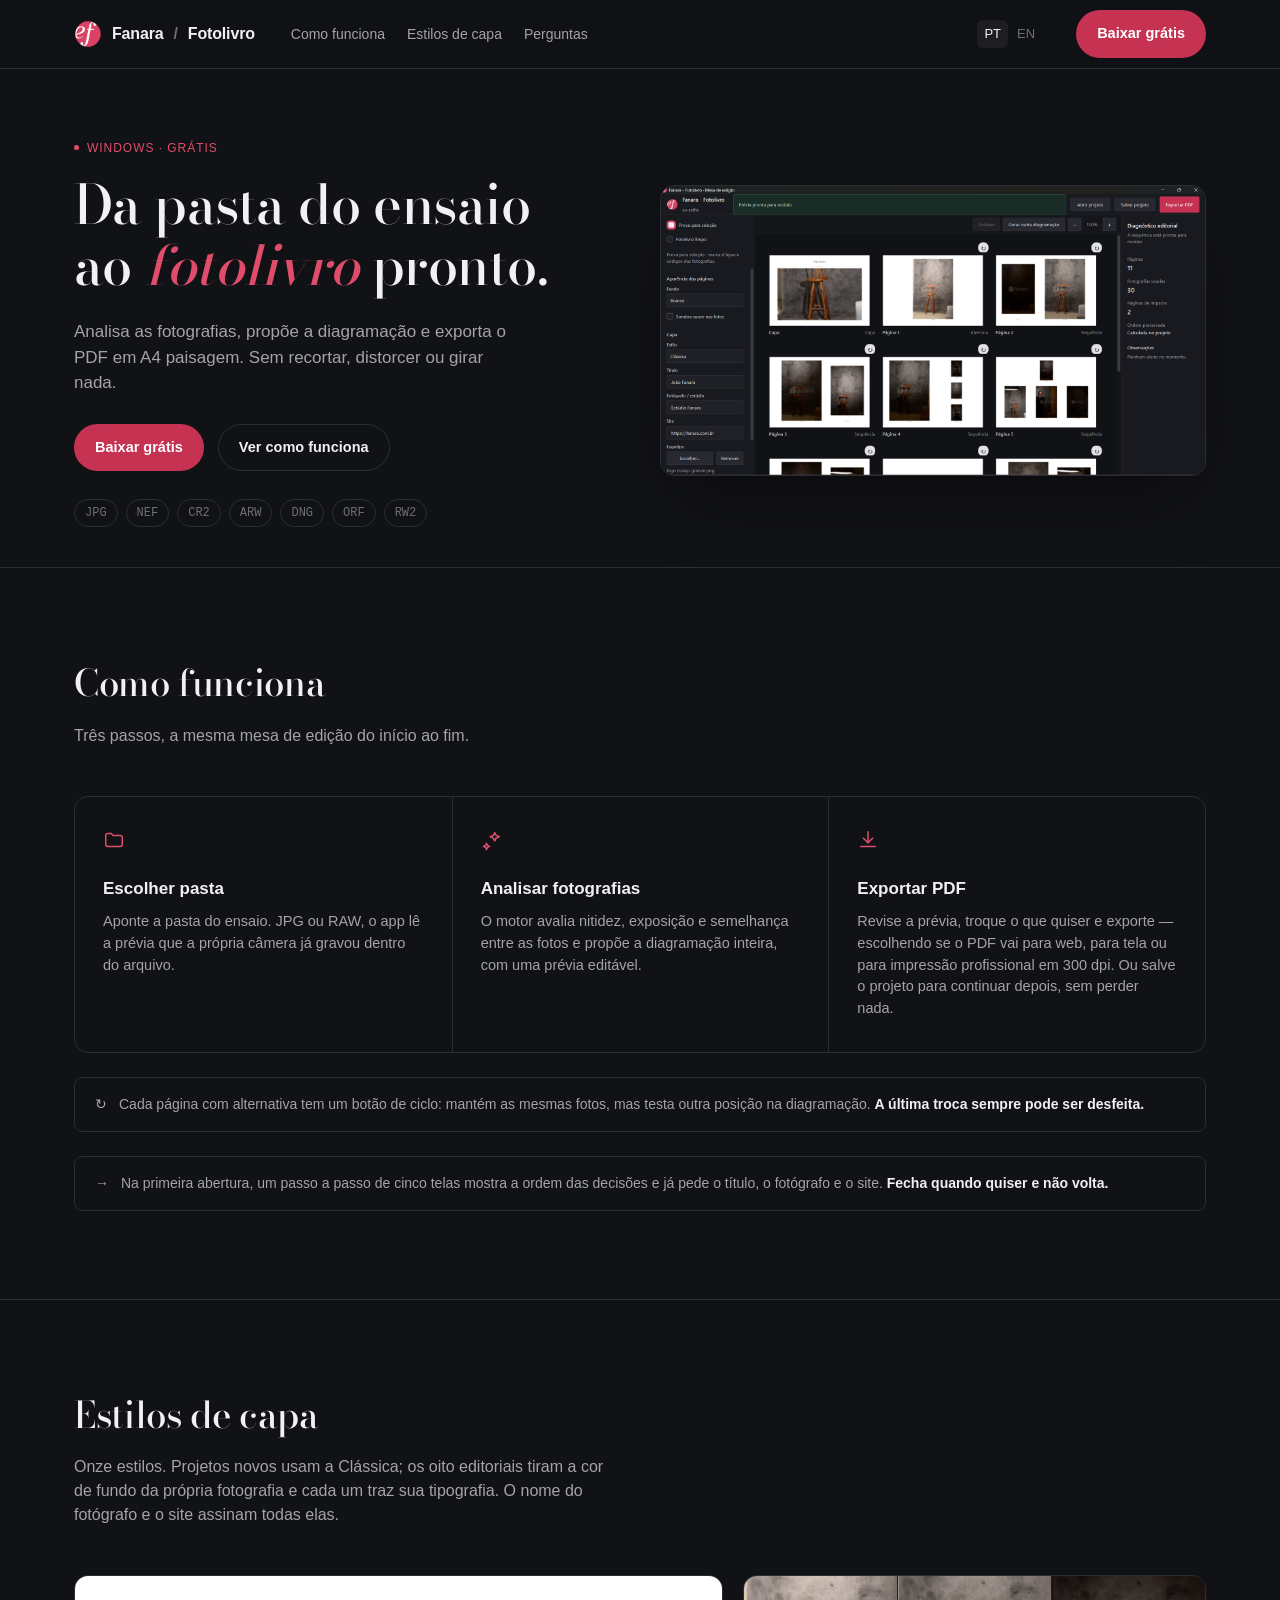
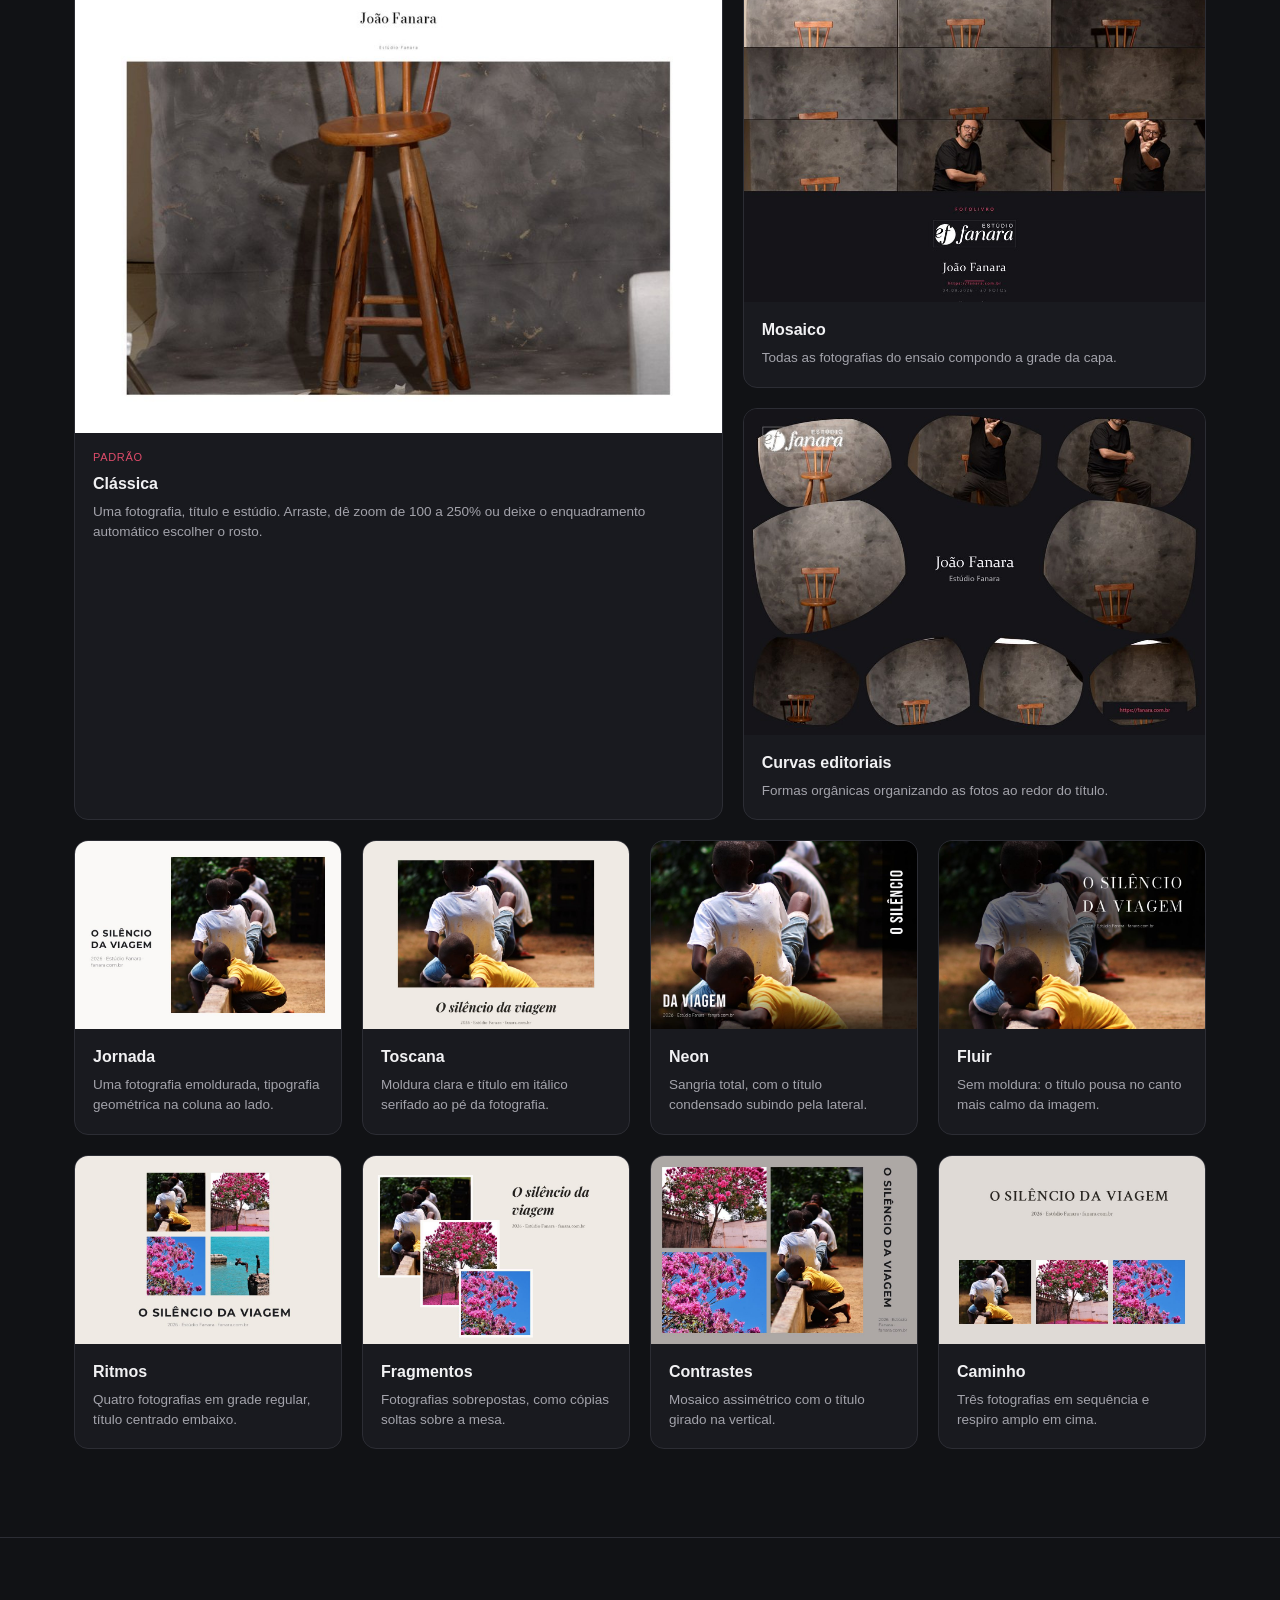
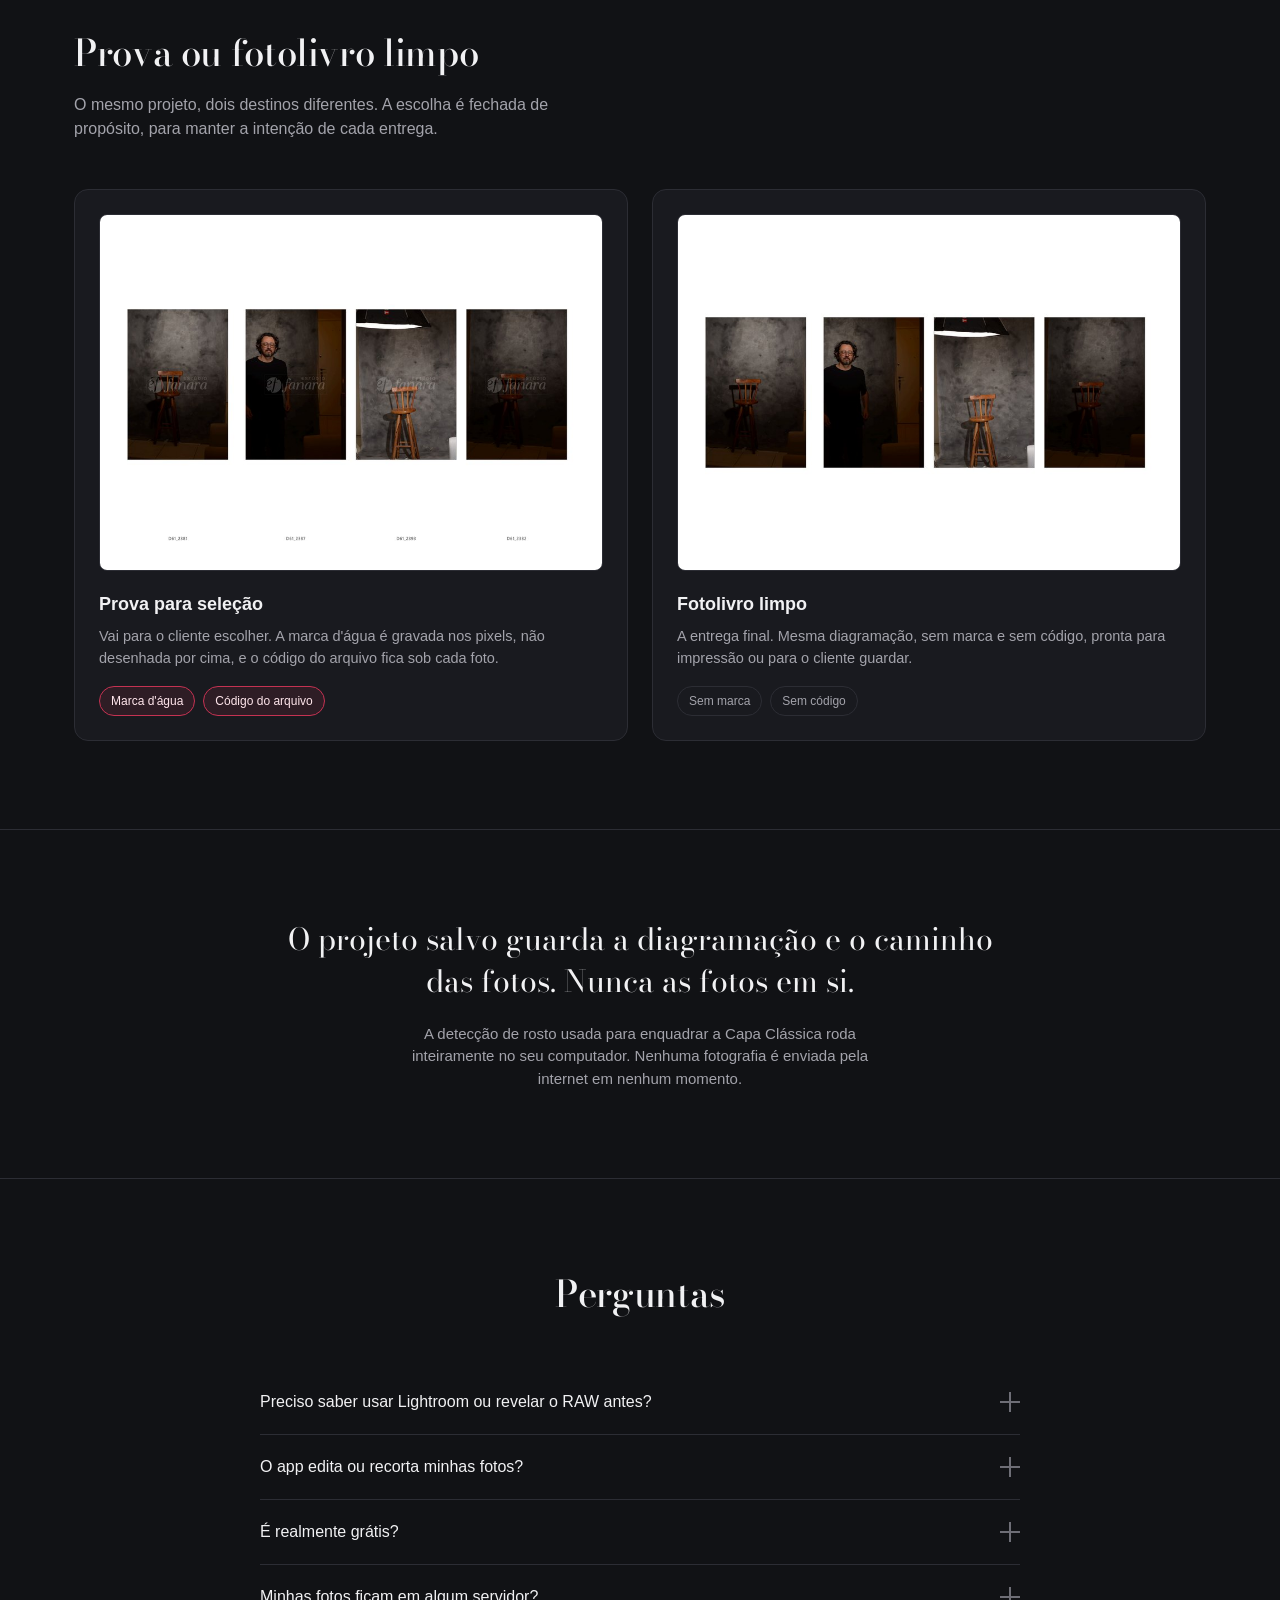
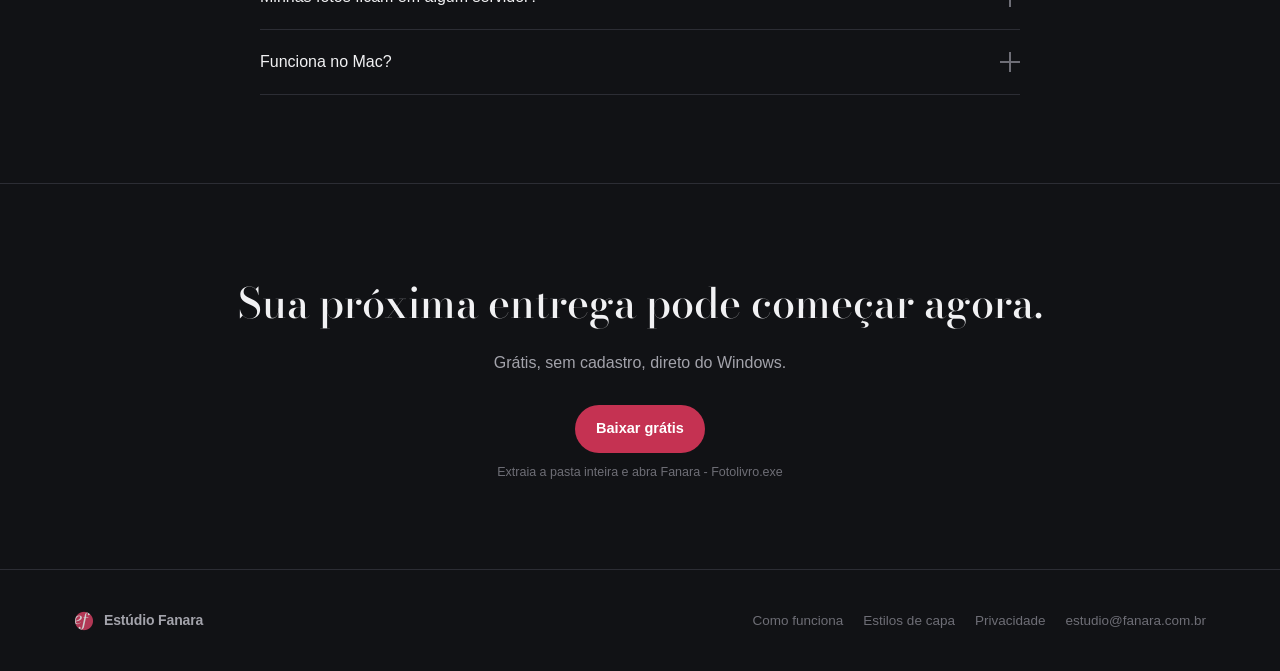
<file: site/index.html>
<!doctype html>
<html lang="pt-BR">
<head>
<meta charset="utf-8">
<meta name="viewport" content="width=device-width, initial-scale=1">
<title>Fanara - Fotolivro — da pasta do ensaio ao PDF pronto</title>
<meta name="description" content="Aplicativo Windows gratuito que transforma a pasta de um ensaio em fotolivro A4. Analisa as fotos, propõe a diagramação e exporta o PDF sem recortar, distorcer ou girar nada.">
<link rel="icon" href="assets/img/mark.png">
<link rel="alternate" hreflang="pt-BR" href="https://fotolivro.fanara.com.br/">
<link rel="alternate" hreflang="en" href="https://fotolivro.fanara.com.br/en/">
<link rel="stylesheet" href="assets/css/style.css">
</head>
<body>

<nav class="nav">
  <div class="wrap">
    <a class="brand" href="#top">
      <img src="assets/img/mark.png" alt="">
      Fanara <span style="color:var(--text-faint)">/</span> Fotolivro
    </a>
    <ul class="nav-links">
      <li><a href="#como-funciona">Como funciona</a></li>
      <li><a href="#capas">Estilos de capa</a></li>
      <li><a href="#perguntas">Perguntas</a></li>
    </ul>
    <span class="lang-switch">
      <a href="/" aria-current="true">PT</a>
      <a href="/en/">EN</a>
    </span>
    <a class="btn btn-primary" href="downloads/Fanara-Fotolivro-Windows.zip">Baixar grátis</a>
  </div>
</nav>

<header class="hero" id="top">
  <div class="wrap">
    <div class="reveal">
      <span class="eyebrow"><span class="dot"></span>Windows · Grátis</span>
      <h1>Da pasta do ensaio ao <em>fotolivro</em> pronto.</h1>
      <p class="lead">Analisa as fotografias, propõe a diagramação e exporta o PDF em A4 paisagem. Sem recortar, distorcer ou girar nada.</p>
      <div class="cta-row">
        <a class="btn btn-primary" href="downloads/Fanara-Fotolivro-Windows.zip">Baixar grátis</a>
        <a class="btn btn-ghost" href="#como-funciona">Ver como funciona</a>
      </div>
      <div class="formats">
        <span>JPG</span><span>NEF</span><span>CR2</span><span>ARW</span><span>DNG</span><span>ORF</span><span>RW2</span>
      </div>
    </div>
    <div class="hero-shot reveal">
      <img src="assets/img/hero-mesa-edicao.png" alt="Mesa de edição do Fanara - Fotolivro com a prévia de um fotolivro em andamento" width="1600" height="850" loading="eager">
    </div>
  </div>
</header>

<section id="como-funciona">
  <div class="wrap">
    <div class="section-head reveal">
      <h2>Como funciona</h2>
      <p>Três passos, a mesma mesa de edição do início ao fim.</p>
    </div>

    <div class="flow reveal">
      <div class="flow-step">
        <svg viewBox="0 0 24 24" fill="none" stroke="currentColor" stroke-width="1.6" stroke-linecap="round" stroke-linejoin="round"><path d="M3 7a2 2 0 0 1 2-2h4l2 2h8a2 2 0 0 1 2 2v8a2 2 0 0 1-2 2H5a2 2 0 0 1-2-2Z"/></svg>
        <h3>Escolher pasta</h3>
        <p>Aponte a pasta do ensaio. JPG ou RAW, o app lê a prévia que a própria câmera já gravou dentro do arquivo.</p>
      </div>
      <div class="flow-step">
        <svg viewBox="0 0 24 24" fill="none" stroke="currentColor" stroke-width="1.6" stroke-linecap="round" stroke-linejoin="round"><path d="m15 4 1.5 3L20 8.5 16.5 10 15 13l-1.5-3L10 8.5 13.5 7Z"/><path d="M6 15.5 7 18l2.5 1L7 20l-1 2.5L5 20l-2.5-1L5 18Z"/></svg>
        <h3>Analisar fotografias</h3>
        <p>O motor avalia nitidez, exposição e semelhança entre as fotos e propõe a diagramação inteira, com uma prévia editável.</p>
      </div>
      <div class="flow-step">
        <svg viewBox="0 0 24 24" fill="none" stroke="currentColor" stroke-width="1.6" stroke-linecap="round" stroke-linejoin="round"><path d="M12 3v12"/><path d="m7 10 5 5 5-5"/><path d="M4 19h16"/></svg>
        <h3>Exportar PDF</h3>
        <p>Revise a prévia, troque o que quiser e exporte — escolhendo se o PDF vai para web, para tela ou para impressão profissional em 300 dpi. Ou salve o projeto para continuar depois, sem perder nada.</p>
      </div>
    </div>

    <div class="cycle-note reveal">
      <span>↻</span>
      <span>Cada página com alternativa tem um botão de ciclo: mantém as mesmas fotos, mas testa outra posição na diagramação. <strong>A última troca sempre pode ser desfeita.</strong></span>
    </div>

    <div class="cycle-note reveal">
      <span>→</span>
      <span>Na primeira abertura, um passo a passo de cinco telas mostra a ordem das decisões e já pede o título, o fotógrafo e o site. <strong>Fecha quando quiser e não volta.</strong></span>
    </div>
  </div>
</section>

<section id="capas">
  <div class="wrap">
    <div class="section-head reveal">
      <h2>Estilos de capa</h2>
      <p>Onze estilos. Projetos novos usam a Clássica; os oito editoriais tiram a cor de fundo da própria fotografia e cada um traz sua tipografia. O nome do fotógrafo e o site assinam todas elas.</p>
    </div>

    <div class="covers reveal">
      <div class="cover-card">
        <img src="assets/img/capa-classica.jpg" alt="Capa Clássica: uma fotografia, título e nome do estúdio sobre fundo claro" loading="lazy">
        <div class="cap">
          <span class="tag">Padrão</span>
          <h3>Clássica</h3>
          <p>Uma fotografia, título e estúdio. Arraste, dê zoom de 100 a 250% ou deixe o enquadramento automático escolher o rosto.</p>
        </div>
      </div>
      <div class="covers-side">
        <div class="cover-card">
          <img src="assets/img/capa-mosaico.jpg" alt="Capa Mosaico: grade com todas as fotografias do ensaio" loading="lazy">
          <div class="cap">
            <h3>Mosaico</h3>
            <p>Todas as fotografias do ensaio compondo a grade da capa.</p>
          </div>
        </div>
        <div class="cover-card">
          <img src="assets/img/capa-curvas.jpg" alt="Capa Curvas editoriais: formas orgânicas organizando as fotografias ao redor do título" loading="lazy">
          <div class="cap">
            <h3>Curvas editoriais</h3>
            <p>Formas orgânicas organizando as fotos ao redor do título.</p>
          </div>
        </div>
      </div>
    </div>

    <div class="covers-grid reveal">
      <div class="cover-card">
        <img src="assets/img/capa-jornada.jpg" alt="Capa Jornada: uma fotografia emoldurada, tipografia geométrica na coluna ao lado" loading="lazy">
        <div class="cap">
          <h3>Jornada</h3>
          <p>Uma fotografia emoldurada, tipografia geométrica na coluna ao lado.</p>
        </div>
      </div>
      <div class="cover-card">
        <img src="assets/img/capa-toscana.jpg" alt="Capa Toscana: moldura clara e título em itálico serifado ao pé da fotografia" loading="lazy">
        <div class="cap">
          <h3>Toscana</h3>
          <p>Moldura clara e título em itálico serifado ao pé da fotografia.</p>
        </div>
      </div>
      <div class="cover-card">
        <img src="assets/img/capa-neon.jpg" alt="Capa Neon: sangria total, com o título condensado subindo pela lateral" loading="lazy">
        <div class="cap">
          <h3>Neon</h3>
          <p>Sangria total, com o título condensado subindo pela lateral.</p>
        </div>
      </div>
      <div class="cover-card">
        <img src="assets/img/capa-fluir.jpg" alt="Capa Fluir: sem moldura: o título pousa no canto mais calmo da imagem" loading="lazy">
        <div class="cap">
          <h3>Fluir</h3>
          <p>Sem moldura: o título pousa no canto mais calmo da imagem.</p>
        </div>
      </div>
      <div class="cover-card">
        <img src="assets/img/capa-ritmos.jpg" alt="Capa Ritmos: quatro fotografias em grade regular, título centrado embaixo" loading="lazy">
        <div class="cap">
          <h3>Ritmos</h3>
          <p>Quatro fotografias em grade regular, título centrado embaixo.</p>
        </div>
      </div>
      <div class="cover-card">
        <img src="assets/img/capa-fragmentos.jpg" alt="Capa Fragmentos: fotografias sobrepostas, como cópias soltas sobre a mesa" loading="lazy">
        <div class="cap">
          <h3>Fragmentos</h3>
          <p>Fotografias sobrepostas, como cópias soltas sobre a mesa.</p>
        </div>
      </div>
      <div class="cover-card">
        <img src="assets/img/capa-contrastes.jpg" alt="Capa Contrastes: mosaico assimétrico com o título girado na vertical" loading="lazy">
        <div class="cap">
          <h3>Contrastes</h3>
          <p>Mosaico assimétrico com o título girado na vertical.</p>
        </div>
      </div>
      <div class="cover-card">
        <img src="assets/img/capa-caminho.jpg" alt="Capa Caminho: três fotografias em sequência e respiro amplo em cima" loading="lazy">
        <div class="cap">
          <h3>Caminho</h3>
          <p>Três fotografias em sequência e respiro amplo em cima.</p>
        </div>
      </div>
    </div>
  </div>
</section>

<section id="modos">
  <div class="wrap">
    <div class="section-head reveal">
      <h2>Prova ou fotolivro limpo</h2>
      <p>O mesmo projeto, dois destinos diferentes. A escolha é fechada de propósito, para manter a intenção de cada entrega.</p>
    </div>

    <div class="modes reveal">
      <div class="mode-card">
        <img src="assets/img/modo-prova.jpg" alt="Página no modo Prova para seleção, com marca d'água e código do arquivo" loading="lazy">
        <h3>Prova para seleção</h3>
        <p>Vai para o cliente escolher. A marca d'água é gravada nos pixels, não desenhada por cima, e o código do arquivo fica sob cada foto.</p>
        <div class="badges">
          <span class="badge on">Marca d'água</span>
          <span class="badge on">Código do arquivo</span>
        </div>
      </div>
      <div class="mode-card">
        <img src="assets/img/modo-fotolivro.jpg" alt="Página no modo Fotolivro limpo, sem marca d'água nem legenda" loading="lazy">
        <h3>Fotolivro limpo</h3>
        <p>A entrega final. Mesma diagramação, sem marca e sem código, pronta para impressão ou para o cliente guardar.</p>
        <div class="badges">
          <span class="badge">Sem marca</span>
          <span class="badge">Sem código</span>
        </div>
      </div>
    </div>
  </div>
</section>

<section class="manifesto">
  <div class="wrap reveal">
    <p class="big">O projeto salvo guarda a diagramação e o caminho das fotos. Nunca as fotos em si.</p>
    <p class="small">A detecção de rosto usada para enquadrar a Capa Clássica roda inteiramente no seu computador. Nenhuma fotografia é enviada pela internet em nenhum momento.</p>
  </div>
</section>

<section id="perguntas">
  <div class="wrap">
    <div class="section-head center reveal">
      <h2>Perguntas</h2>
    </div>
    <div class="faq reveal">
      <details class="faq-item">
        <summary>Preciso saber usar Lightroom ou revelar o RAW antes?<span class="plus"></span></summary>
        <p>Não. Para arquivos RAW, o app lê a prévia JPEG que a própria câmera já grava dentro do arquivo. Não há revelação, perfil de cor, correção de lente ou ajuste de exposição.</p>
      </details>
      <details class="faq-item">
        <summary>O app edita ou recorta minhas fotos?<span class="plus"></span></summary>
        <p>As fotografias entram inteiras nas páginas, sem corte, distorção ou rotação decorativa. A única marcação aplicada é a d'água, e só no modo Prova.</p>
      </details>
      <details class="faq-item">
        <summary>É realmente grátis?<span class="plus"></span></summary>
        <p>Sim. Sem cadastro, sem cobrança e sem limite de fotos ou de exportações.</p>
      </details>
      <details class="faq-item">
        <summary>Minhas fotos ficam em algum servidor?<span class="plus"></span></summary>
        <p>Não. O app não faz nenhuma conexão de rede. O projeto salvo guarda a diagramação e o caminho das fotos na sua pasta, nunca as imagens.</p>
      </details>
      <details class="faq-item">
        <summary>Funciona no Mac?<span class="plus"></span></summary>
        <p>Por enquanto, só Windows.</p>
      </details>
    </div>
  </div>
</section>

<section class="final">
  <div class="wrap reveal">
    <h2>Sua próxima entrega pode começar agora.</h2>
    <p>Grátis, sem cadastro, direto do Windows.</p>
    <a class="btn btn-primary" href="downloads/Fanara-Fotolivro-Windows.zip">Baixar grátis</a>
    <span class="btn-sub">Extraia a pasta inteira e abra Fanara - Fotolivro.exe</span>
  </div>
</section>

<footer>
  <div class="wrap">
    <span class="brand">
      <img src="assets/img/mark.png" alt="">
      Estúdio Fanara
    </span>
    <ul class="foot-links">
      <li><a href="#como-funciona">Como funciona</a></li>
      <li><a href="#capas">Estilos de capa</a></li>
      <li><a href="/privacidade.html">Privacidade</a></li>
      <li><a href="mailto:estudio@fanara.com.br">estudio@fanara.com.br</a></li>
    </ul>
  </div>
</footer>

<script src="assets/js/main.js"></script>
</body>
</html>
</file>
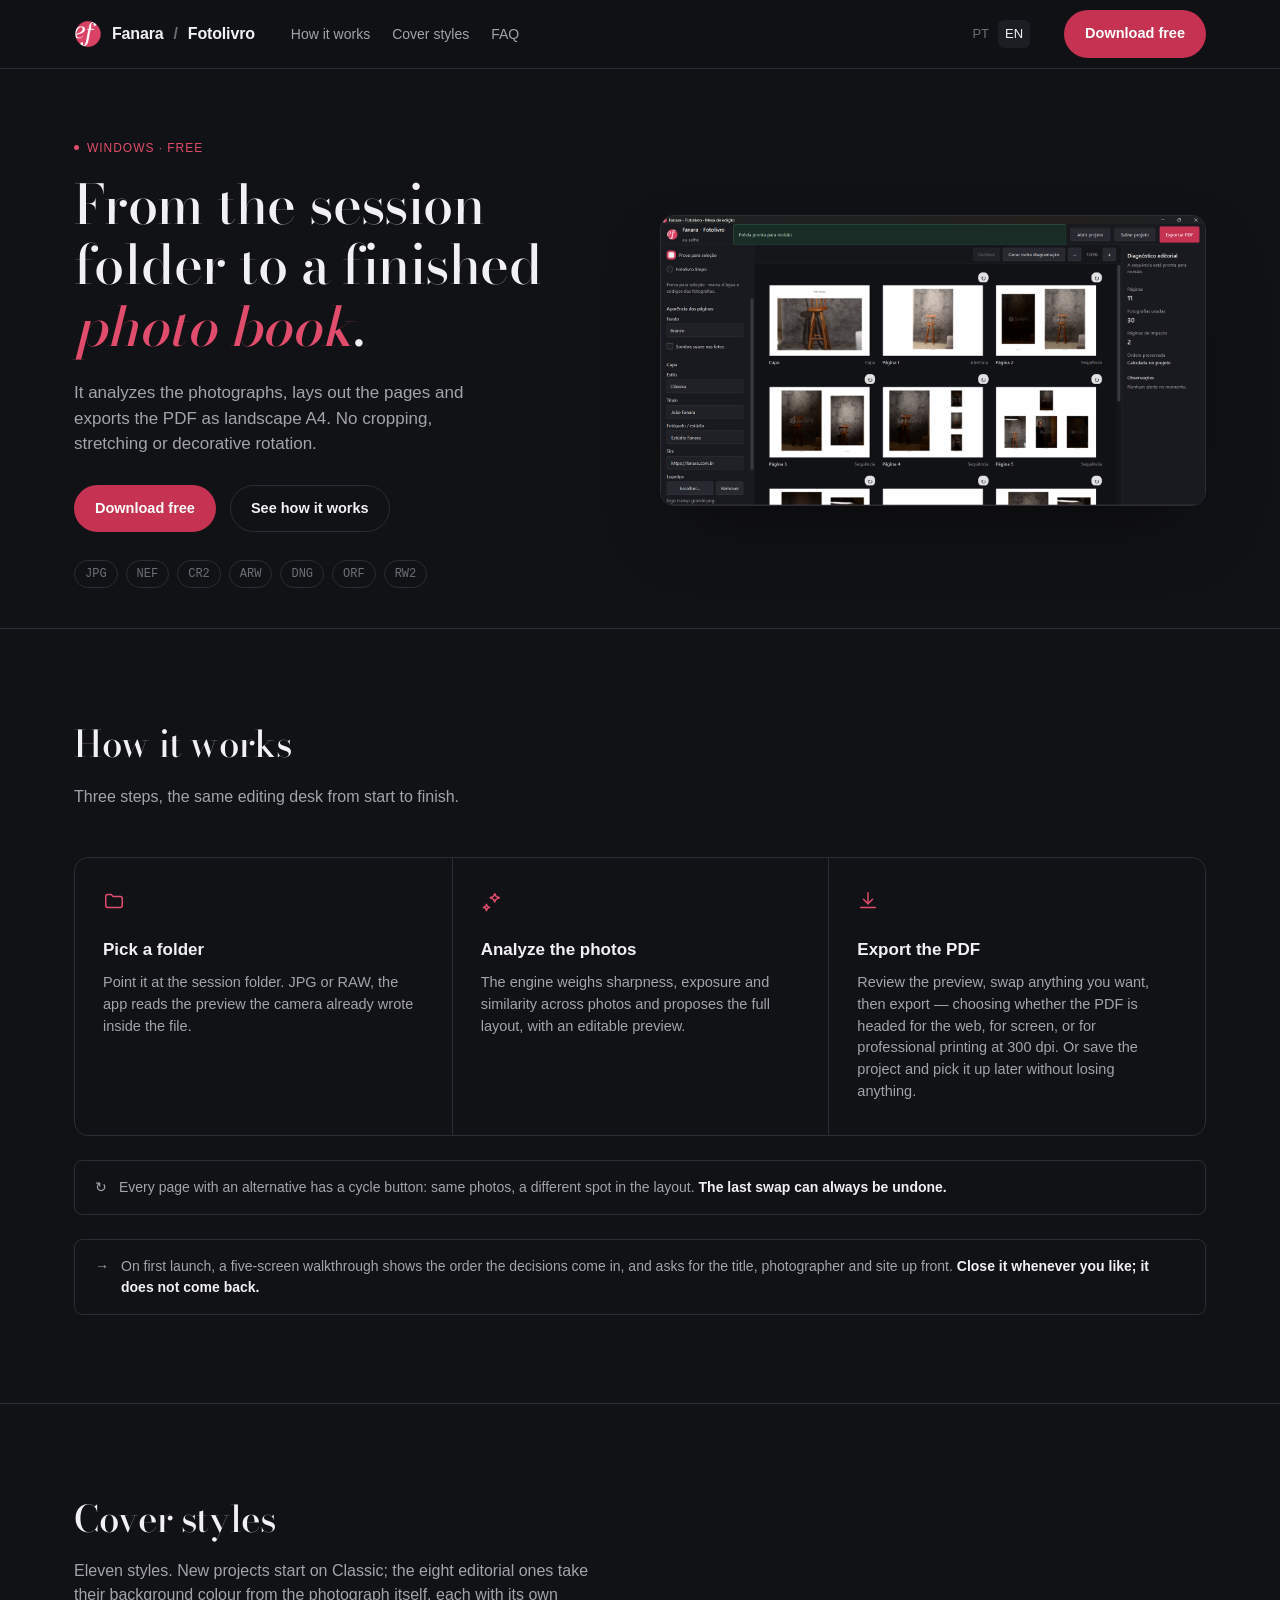
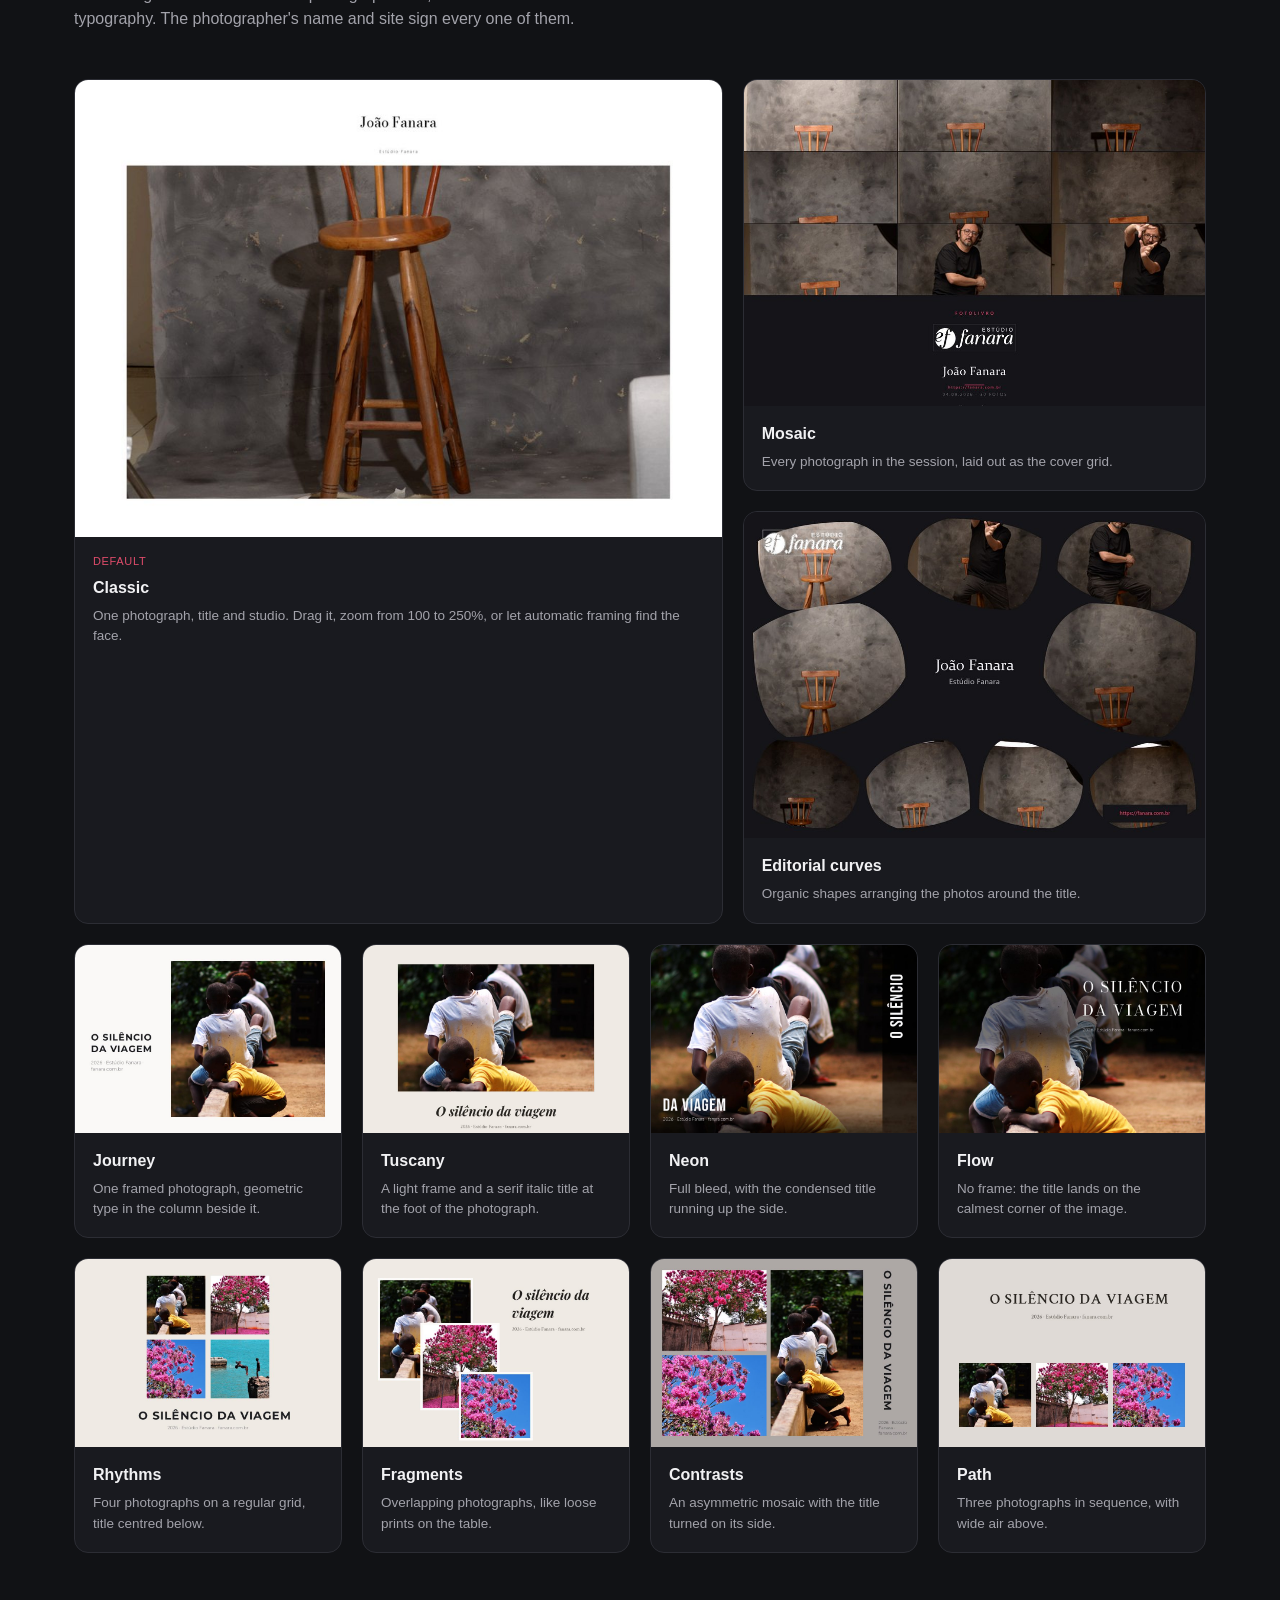
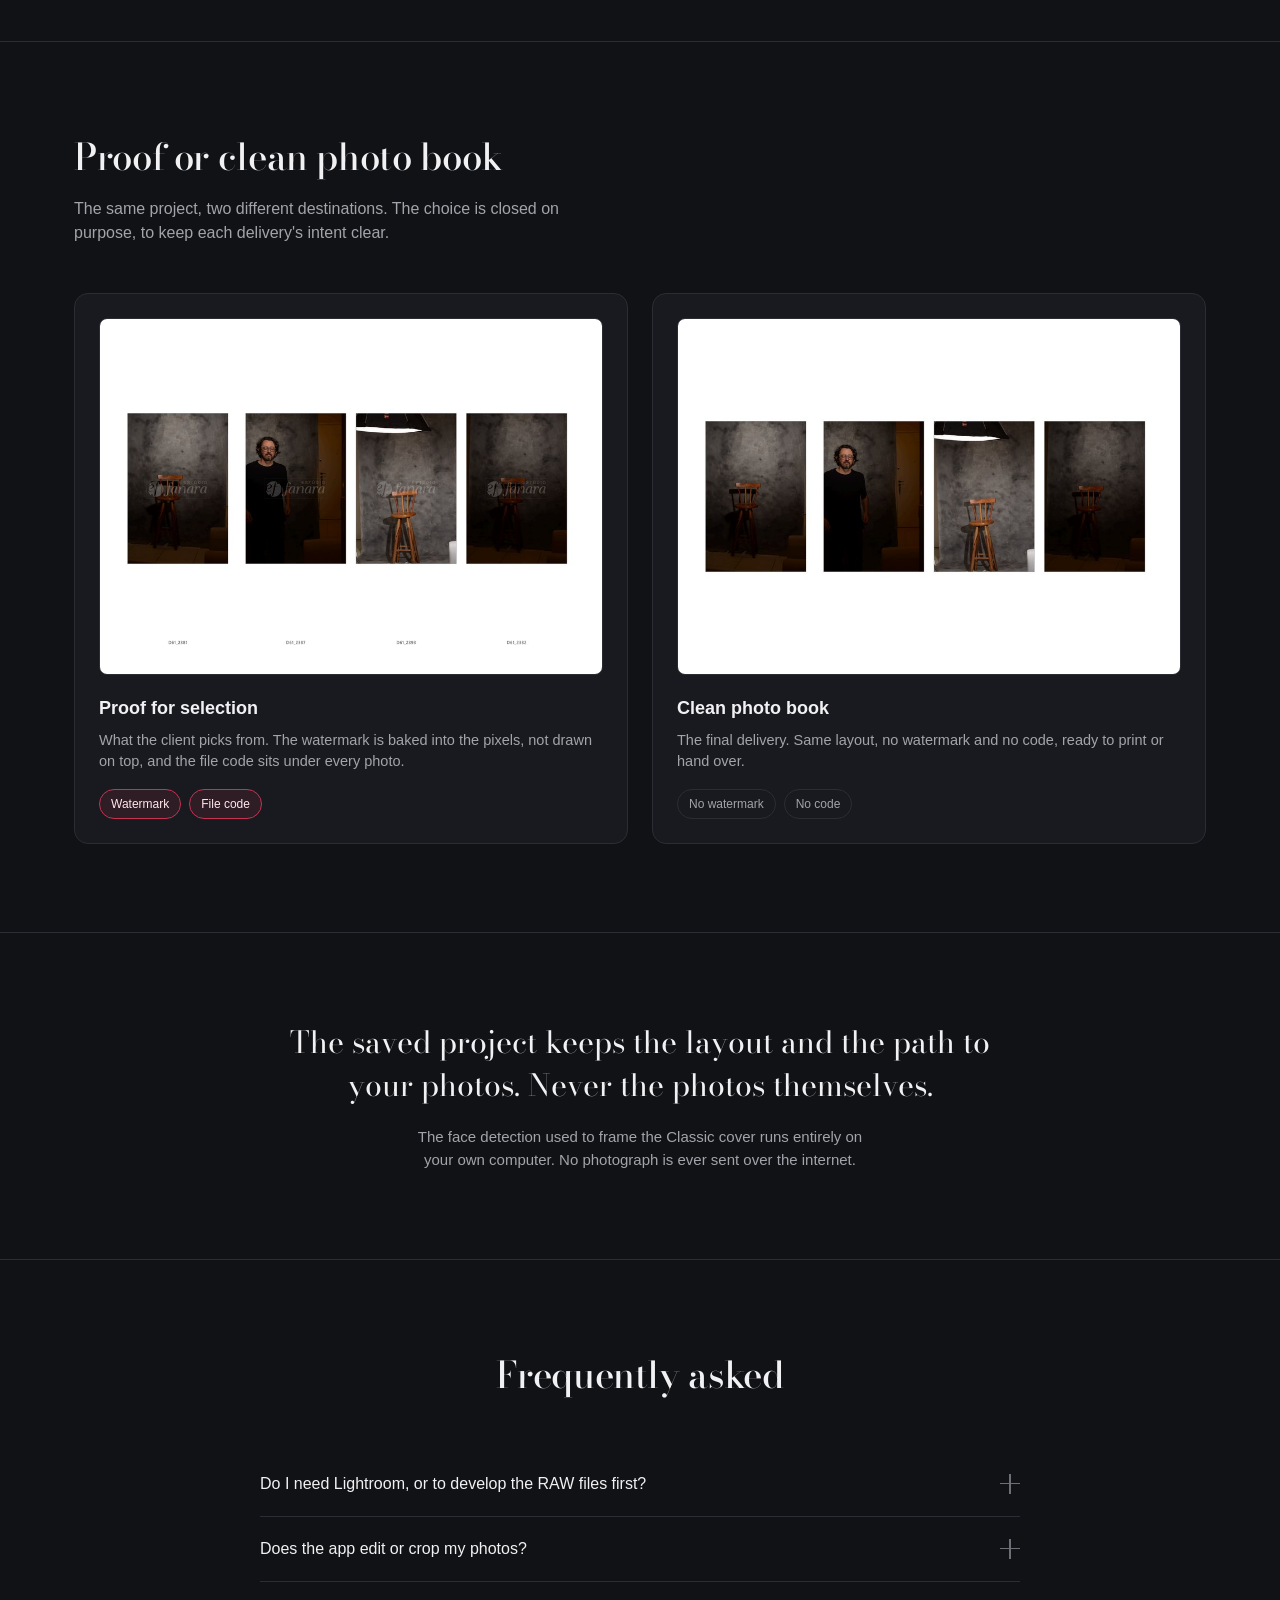
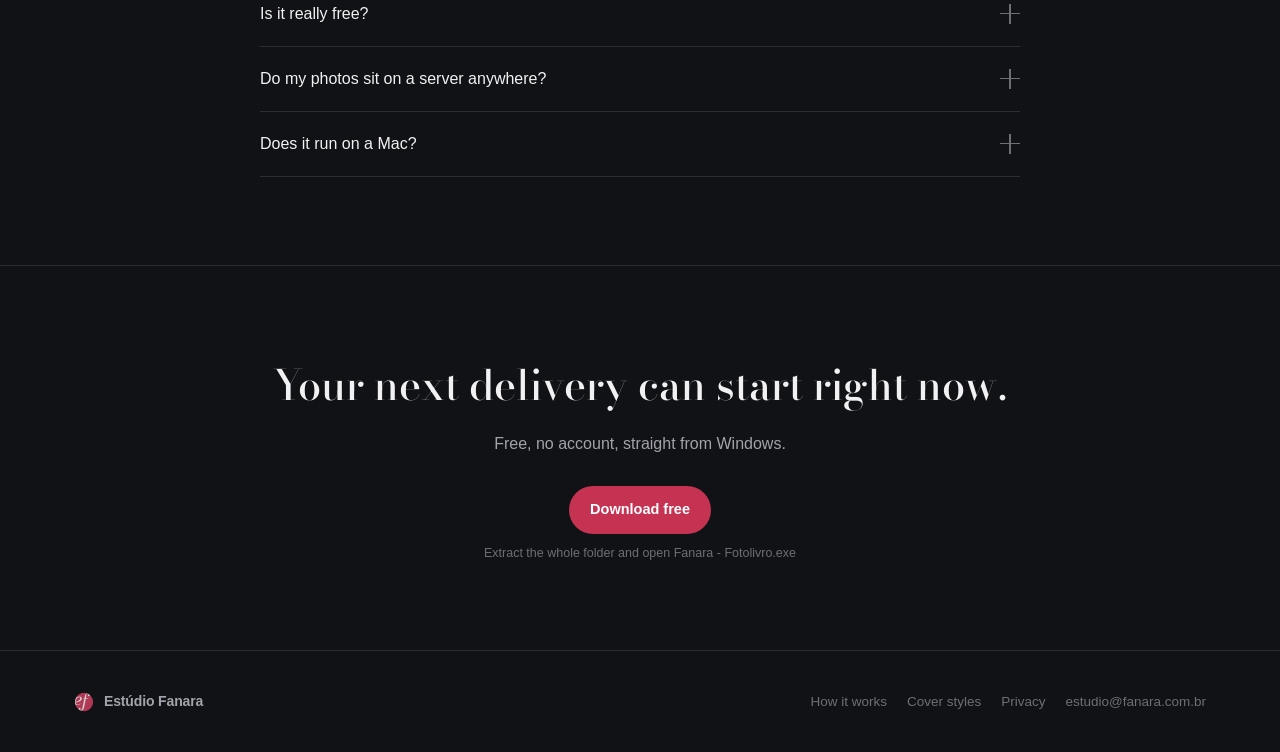
<file: site/en/index.html>
<!doctype html>
<html lang="en">
<head>
<meta charset="utf-8">
<meta name="viewport" content="width=device-width, initial-scale=1">
<title>Fanara - Fotolivro — from the session folder to a finished PDF</title>
<meta name="description" content="Free Windows app that turns a photo session folder into an A4 photo book. It analyzes the photos, lays out the pages and exports the PDF without cropping, stretching or rotating anything.">
<link rel="icon" href="../assets/img/mark.png">
<link rel="alternate" hreflang="pt-BR" href="https://fotolivro.fanara.com.br/">
<link rel="alternate" hreflang="en" href="https://fotolivro.fanara.com.br/en/">
<link rel="stylesheet" href="../assets/css/style.css">
</head>
<body>

<nav class="nav">
  <div class="wrap">
    <a class="brand" href="#top">
      <img src="../assets/img/mark.png" alt="">
      Fanara <span style="color:var(--text-faint)">/</span> Fotolivro
    </a>
    <ul class="nav-links">
      <li><a href="#how-it-works">How it works</a></li>
      <li><a href="#covers">Cover styles</a></li>
      <li><a href="#faq">FAQ</a></li>
    </ul>
    <span class="lang-switch">
      <a href="/">PT</a>
      <a href="/en/" aria-current="true">EN</a>
    </span>
    <a class="btn btn-primary" href="../downloads/Fanara-Fotolivro-Windows.zip">Download free</a>
  </div>
</nav>

<header class="hero" id="top">
  <div class="wrap">
    <div class="reveal">
      <span class="eyebrow"><span class="dot"></span>Windows · Free</span>
      <h1>From the session folder to a finished <em>photo book</em>.</h1>
      <p class="lead">It analyzes the photographs, lays out the pages and exports the PDF as landscape A4. No cropping, stretching or decorative rotation.</p>
      <div class="cta-row">
        <a class="btn btn-primary" href="../downloads/Fanara-Fotolivro-Windows.zip">Download free</a>
        <a class="btn btn-ghost" href="#how-it-works">See how it works</a>
      </div>
      <div class="formats">
        <span>JPG</span><span>NEF</span><span>CR2</span><span>ARW</span><span>DNG</span><span>ORF</span><span>RW2</span>
      </div>
    </div>
    <div class="hero-shot reveal">
      <img src="../assets/img/hero-mesa-edicao.png" alt="Fanara - Fotolivro editing desk with a photo book preview in progress" width="1600" height="850" loading="eager">
    </div>
  </div>
</header>

<section id="how-it-works">
  <div class="wrap">
    <div class="section-head reveal">
      <h2>How it works</h2>
      <p>Three steps, the same editing desk from start to finish.</p>
    </div>

    <div class="flow reveal">
      <div class="flow-step">
        <svg viewBox="0 0 24 24" fill="none" stroke="currentColor" stroke-width="1.6" stroke-linecap="round" stroke-linejoin="round"><path d="M3 7a2 2 0 0 1 2-2h4l2 2h8a2 2 0 0 1 2 2v8a2 2 0 0 1-2 2H5a2 2 0 0 1-2-2Z"/></svg>
        <h3>Pick a folder</h3>
        <p>Point it at the session folder. JPG or RAW, the app reads the preview the camera already wrote inside the file.</p>
      </div>
      <div class="flow-step">
        <svg viewBox="0 0 24 24" fill="none" stroke="currentColor" stroke-width="1.6" stroke-linecap="round" stroke-linejoin="round"><path d="m15 4 1.5 3L20 8.5 16.5 10 15 13l-1.5-3L10 8.5 13.5 7Z"/><path d="M6 15.5 7 18l2.5 1L7 20l-1 2.5L5 20l-2.5-1L5 18Z"/></svg>
        <h3>Analyze the photos</h3>
        <p>The engine weighs sharpness, exposure and similarity across photos and proposes the full layout, with an editable preview.</p>
      </div>
      <div class="flow-step">
        <svg viewBox="0 0 24 24" fill="none" stroke="currentColor" stroke-width="1.6" stroke-linecap="round" stroke-linejoin="round"><path d="M12 3v12"/><path d="m7 10 5 5 5-5"/><path d="M4 19h16"/></svg>
        <h3>Export the PDF</h3>
        <p>Review the preview, swap anything you want, then export — choosing whether the PDF is headed for the web, for screen, or for professional printing at 300 dpi. Or save the project and pick it up later without losing anything.</p>
      </div>
    </div>

    <div class="cycle-note reveal">
      <span>↻</span>
      <span>Every page with an alternative has a cycle button: same photos, a different spot in the layout. <strong>The last swap can always be undone.</strong></span>
    </div>

    <div class="cycle-note reveal">
      <span>→</span>
      <span>On first launch, a five-screen walkthrough shows the order the decisions come in, and asks for the title, photographer and site up front. <strong>Close it whenever you like; it does not come back.</strong></span>
    </div>
  </div>
</section>

<section id="covers">
  <div class="wrap">
    <div class="section-head reveal">
      <h2>Cover styles</h2>
      <p>Eleven styles. New projects start on Classic; the eight editorial ones take their background colour from the photograph itself, each with its own typography. The photographer's name and site sign every one of them.</p>
    </div>

    <div class="covers reveal">
      <div class="cover-card">
        <img src="../assets/img/capa-classica.jpg" alt="Classic cover: one photograph, title and studio name on a light background" loading="lazy">
        <div class="cap">
          <span class="tag">Default</span>
          <h3>Classic</h3>
          <p>One photograph, title and studio. Drag it, zoom from 100 to 250%, or let automatic framing find the face.</p>
        </div>
      </div>
      <div class="covers-side">
        <div class="cover-card">
          <img src="../assets/img/capa-mosaico.jpg" alt="Mosaic cover: a grid built from every photograph in the session" loading="lazy">
          <div class="cap">
            <h3>Mosaic</h3>
            <p>Every photograph in the session, laid out as the cover grid.</p>
          </div>
        </div>
        <div class="cover-card">
          <img src="../assets/img/capa-curvas.jpg" alt="Editorial curves cover: organic shapes arranging the photographs around the title" loading="lazy">
          <div class="cap">
            <h3>Editorial curves</h3>
            <p>Organic shapes arranging the photos around the title.</p>
          </div>
        </div>
      </div>
    </div>

    <div class="covers-grid reveal">
      <div class="cover-card">
        <img src="../assets/img/capa-jornada.jpg" alt="Journey cover: one framed photograph, geometric type in the column beside it" loading="lazy">
        <div class="cap">
          <h3>Journey</h3>
          <p>One framed photograph, geometric type in the column beside it.</p>
        </div>
      </div>
      <div class="cover-card">
        <img src="../assets/img/capa-toscana.jpg" alt="Tuscany cover: a light frame and a serif italic title at the foot of the photograph" loading="lazy">
        <div class="cap">
          <h3>Tuscany</h3>
          <p>A light frame and a serif italic title at the foot of the photograph.</p>
        </div>
      </div>
      <div class="cover-card">
        <img src="../assets/img/capa-neon.jpg" alt="Neon cover: full bleed, with the condensed title running up the side" loading="lazy">
        <div class="cap">
          <h3>Neon</h3>
          <p>Full bleed, with the condensed title running up the side.</p>
        </div>
      </div>
      <div class="cover-card">
        <img src="../assets/img/capa-fluir.jpg" alt="Flow cover: no frame: the title lands on the calmest corner of the image" loading="lazy">
        <div class="cap">
          <h3>Flow</h3>
          <p>No frame: the title lands on the calmest corner of the image.</p>
        </div>
      </div>
      <div class="cover-card">
        <img src="../assets/img/capa-ritmos.jpg" alt="Rhythms cover: four photographs on a regular grid, title centred below" loading="lazy">
        <div class="cap">
          <h3>Rhythms</h3>
          <p>Four photographs on a regular grid, title centred below.</p>
        </div>
      </div>
      <div class="cover-card">
        <img src="../assets/img/capa-fragmentos.jpg" alt="Fragments cover: overlapping photographs, like loose prints on the table" loading="lazy">
        <div class="cap">
          <h3>Fragments</h3>
          <p>Overlapping photographs, like loose prints on the table.</p>
        </div>
      </div>
      <div class="cover-card">
        <img src="../assets/img/capa-contrastes.jpg" alt="Contrasts cover: an asymmetric mosaic with the title turned on its side" loading="lazy">
        <div class="cap">
          <h3>Contrasts</h3>
          <p>An asymmetric mosaic with the title turned on its side.</p>
        </div>
      </div>
      <div class="cover-card">
        <img src="../assets/img/capa-caminho.jpg" alt="Path cover: three photographs in sequence, with wide air above" loading="lazy">
        <div class="cap">
          <h3>Path</h3>
          <p>Three photographs in sequence, with wide air above.</p>
        </div>
      </div>
    </div>
  </div>
</section>

<section id="modes">
  <div class="wrap">
    <div class="section-head reveal">
      <h2>Proof or clean photo book</h2>
      <p>The same project, two different destinations. The choice is closed on purpose, to keep each delivery's intent clear.</p>
    </div>

    <div class="modes reveal">
      <div class="mode-card">
        <img src="../assets/img/modo-prova.jpg" alt="A page in Proof mode, with watermark and the file code" loading="lazy">
        <h3>Proof for selection</h3>
        <p>What the client picks from. The watermark is baked into the pixels, not drawn on top, and the file code sits under every photo.</p>
        <div class="badges">
          <span class="badge on">Watermark</span>
          <span class="badge on">File code</span>
        </div>
      </div>
      <div class="mode-card">
        <img src="../assets/img/modo-fotolivro.jpg" alt="A page in Clean photo book mode, with no watermark or caption" loading="lazy">
        <h3>Clean photo book</h3>
        <p>The final delivery. Same layout, no watermark and no code, ready to print or hand over.</p>
        <div class="badges">
          <span class="badge">No watermark</span>
          <span class="badge">No code</span>
        </div>
      </div>
    </div>
  </div>
</section>

<section class="manifesto">
  <div class="wrap reveal">
    <p class="big">The saved project keeps the layout and the path to your photos. Never the photos themselves.</p>
    <p class="small">The face detection used to frame the Classic cover runs entirely on your own computer. No photograph is ever sent over the internet.</p>
  </div>
</section>

<section id="faq">
  <div class="wrap">
    <div class="section-head center reveal">
      <h2>Frequently asked</h2>
    </div>
    <div class="faq reveal">
      <details class="faq-item">
        <summary>Do I need Lightroom, or to develop the RAW files first?<span class="plus"></span></summary>
        <p>No. For RAW files, the app reads the JPEG preview the camera already embeds in the file. There is no development step, no color profile, no lens correction, no exposure adjustment.</p>
      </details>
      <details class="faq-item">
        <summary>Does the app edit or crop my photos?<span class="plus"></span></summary>
        <p>Photographs fit whole inside each page, with no cropping, stretching or decorative rotation. The only mark ever applied is the watermark, and only in Proof mode.</p>
      </details>
      <details class="faq-item">
        <summary>Is it really free?<span class="plus"></span></summary>
        <p>Yes. No account, no charge, no limit on photos or exports.</p>
      </details>
      <details class="faq-item">
        <summary>Do my photos sit on a server anywhere?<span class="plus"></span></summary>
        <p>No. The app makes no network connection at all. The saved project keeps the layout and the path to your photos in their own folder, never the images.</p>
      </details>
      <details class="faq-item">
        <summary>Does it run on a Mac?<span class="plus"></span></summary>
        <p>Windows only, for now.</p>
      </details>
    </div>
  </div>
</section>

<section class="final">
  <div class="wrap reveal">
    <h2>Your next delivery can start right now.</h2>
    <p>Free, no account, straight from Windows.</p>
    <a class="btn btn-primary" href="../downloads/Fanara-Fotolivro-Windows.zip">Download free</a>
    <span class="btn-sub">Extract the whole folder and open Fanara - Fotolivro.exe</span>
  </div>
</section>

<footer>
  <div class="wrap">
    <span class="brand">
      <img src="../assets/img/mark.png" alt="">
      Estúdio Fanara
    </span>
    <ul class="foot-links">
      <li><a href="#how-it-works">How it works</a></li>
      <li><a href="#covers">Cover styles</a></li>
      <li><a href="/en/privacy.html">Privacy</a></li>
      <li><a href="mailto:estudio@fanara.com.br">estudio@fanara.com.br</a></li>
    </ul>
  </div>
</footer>

<script src="../assets/js/main.js"></script>
</body>
</html>
</file>
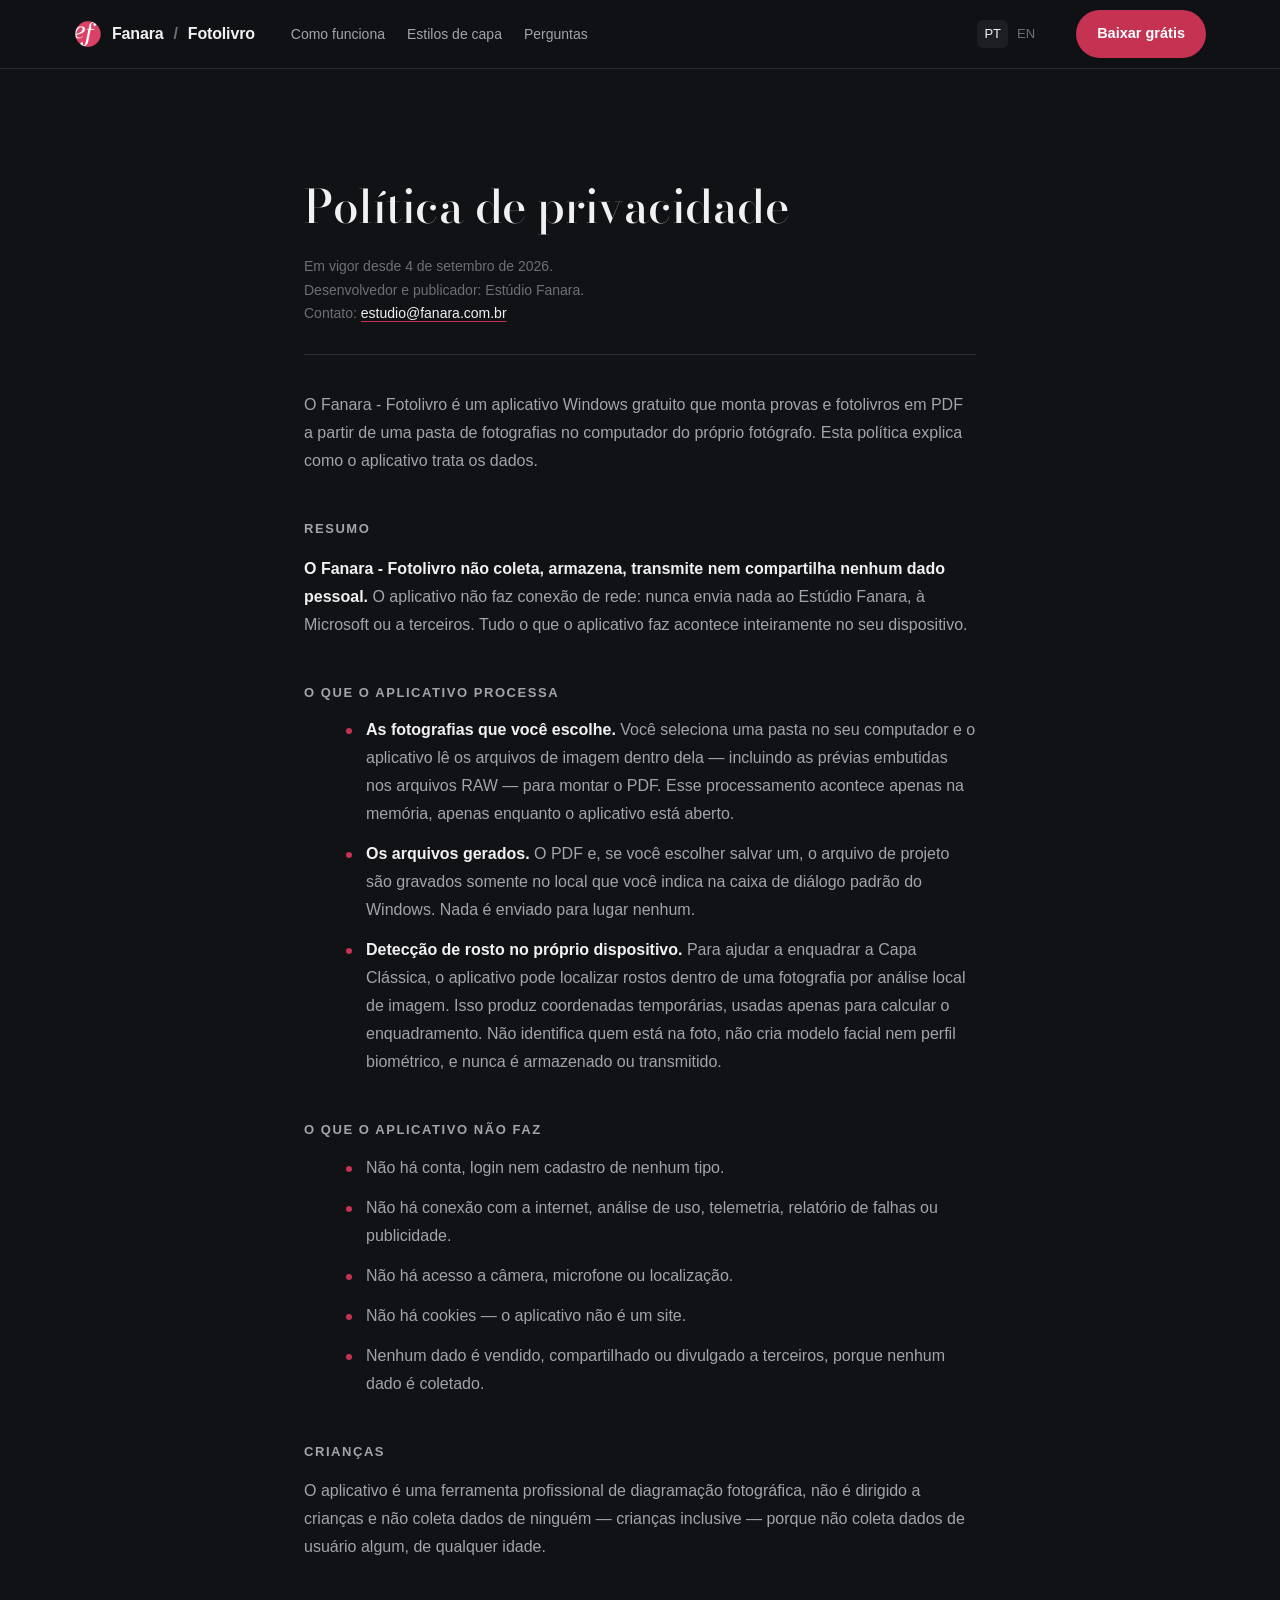
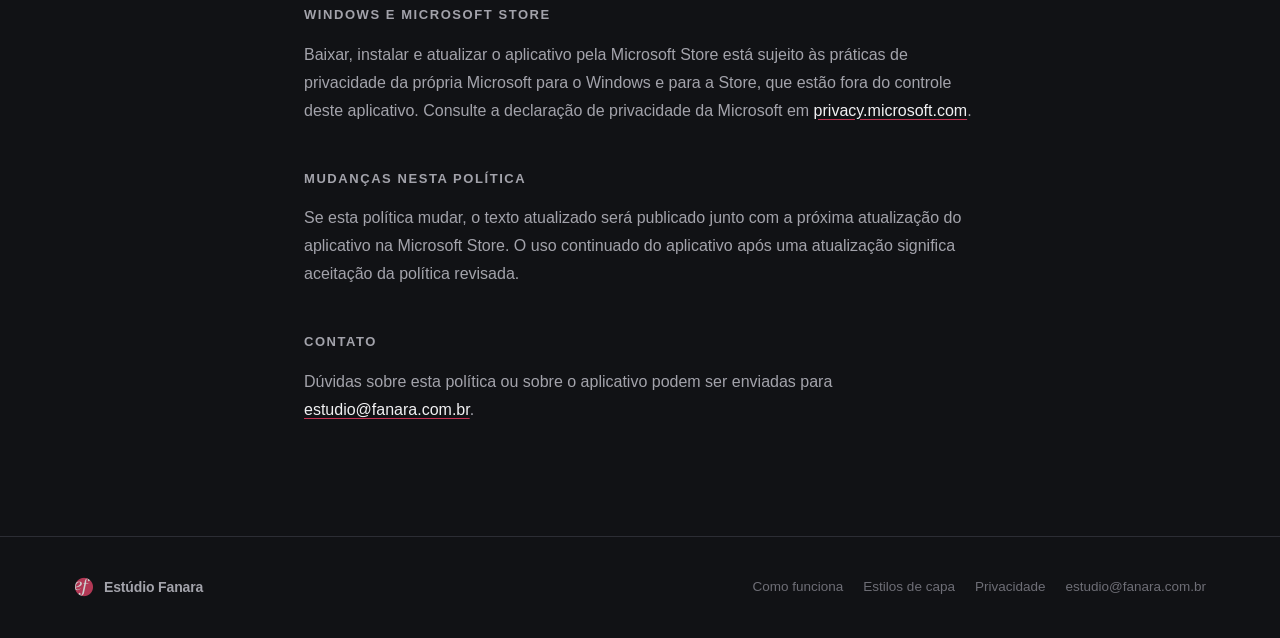
<file: site/privacidade.html>
<!doctype html>
<html lang="pt-BR">
<head>
<meta charset="utf-8">
<meta name="viewport" content="width=device-width, initial-scale=1">
<title>Política de privacidade — Fanara - Fotolivro</title>
<meta name="description" content="O Fanara - Fotolivro não coleta, armazena nem transmite dado nenhum. O aplicativo não faz conexão de rede: tudo acontece no seu computador.">
<link rel="icon" href="assets/img/mark.png">
<link rel="alternate" hreflang="pt-BR" href="https://fotolivro.fanara.com.br/privacidade.html">
<link rel="alternate" hreflang="en" href="https://fotolivro.fanara.com.br/en/privacy.html">
<link rel="stylesheet" href="assets/css/style.css">
</head>
<body>

<nav class="nav">
  <div class="wrap">
    <a class="brand" href="/">
      <img src="assets/img/mark.png" alt="">
      Fanara <span style="color:var(--text-faint)">/</span> Fotolivro
    </a>
    <ul class="nav-links">
      <li><a href="/#como-funciona">Como funciona</a></li>
      <li><a href="/#capas">Estilos de capa</a></li>
      <li><a href="/#perguntas">Perguntas</a></li>
    </ul>
    <span class="lang-switch">
      <a href="/privacidade.html" aria-current="true">PT</a>
      <a href="/en/privacy.html">EN</a>
    </span>
    <a class="btn btn-primary" href="downloads/Fanara-Fotolivro-Windows.zip">Baixar grátis</a>
  </div>
</nav>

<main class="legal">
  <div class="wrap">
    <h1>Política de privacidade</h1>
    <p class="meta">
      Em vigor desde 4 de setembro de 2026.<br>
      Desenvolvedor e publicador: Estúdio Fanara.<br>
      Contato: <a href="mailto:estudio@fanara.com.br">estudio@fanara.com.br</a>
    </p>

    <p>O Fanara - Fotolivro é um aplicativo Windows gratuito que monta provas e fotolivros em PDF a partir de uma pasta de fotografias no computador do próprio fotógrafo. Esta política explica como o aplicativo trata os dados.</p>

    <h2>Resumo</h2>
    <p><strong>O Fanara - Fotolivro não coleta, armazena, transmite nem compartilha nenhum dado pessoal.</strong> O aplicativo não faz conexão de rede: nunca envia nada ao Estúdio Fanara, à Microsoft ou a terceiros. Tudo o que o aplicativo faz acontece inteiramente no seu dispositivo.</p>

    <h2>O que o aplicativo processa</h2>
    <ul>
      <li><strong>As fotografias que você escolhe.</strong> Você seleciona uma pasta no seu computador e o aplicativo lê os arquivos de imagem dentro dela — incluindo as prévias embutidas nos arquivos RAW — para montar o PDF. Esse processamento acontece apenas na memória, apenas enquanto o aplicativo está aberto.</li>
      <li><strong>Os arquivos gerados.</strong> O PDF e, se você escolher salvar um, o arquivo de projeto são gravados somente no local que você indica na caixa de diálogo padrão do Windows. Nada é enviado para lugar nenhum.</li>
      <li><strong>Detecção de rosto no próprio dispositivo.</strong> Para ajudar a enquadrar a Capa Clássica, o aplicativo pode localizar rostos dentro de uma fotografia por análise local de imagem. Isso produz coordenadas temporárias, usadas apenas para calcular o enquadramento. Não identifica quem está na foto, não cria modelo facial nem perfil biométrico, e nunca é armazenado ou transmitido.</li>
    </ul>

    <h2>O que o aplicativo não faz</h2>
    <ul>
      <li>Não há conta, login nem cadastro de nenhum tipo.</li>
      <li>Não há conexão com a internet, análise de uso, telemetria, relatório de falhas ou publicidade.</li>
      <li>Não há acesso a câmera, microfone ou localização.</li>
      <li>Não há cookies — o aplicativo não é um site.</li>
      <li>Nenhum dado é vendido, compartilhado ou divulgado a terceiros, porque nenhum dado é coletado.</li>
    </ul>

    <h2>Crianças</h2>
    <p>O aplicativo é uma ferramenta profissional de diagramação fotográfica, não é dirigido a crianças e não coleta dados de ninguém — crianças inclusive — porque não coleta dados de usuário algum, de qualquer idade.</p>

    <h2>Windows e Microsoft Store</h2>
    <p>Baixar, instalar e atualizar o aplicativo pela Microsoft Store está sujeito às práticas de privacidade da própria Microsoft para o Windows e para a Store, que estão fora do controle deste aplicativo. Consulte a declaração de privacidade da Microsoft em <a href="https://privacy.microsoft.com" rel="noopener">privacy.microsoft.com</a>.</p>

    <h2>Mudanças nesta política</h2>
    <p>Se esta política mudar, o texto atualizado será publicado junto com a próxima atualização do aplicativo na Microsoft Store. O uso continuado do aplicativo após uma atualização significa aceitação da política revisada.</p>

    <h2>Contato</h2>
    <p>Dúvidas sobre esta política ou sobre o aplicativo podem ser enviadas para <a href="mailto:estudio@fanara.com.br">estudio@fanara.com.br</a>.</p>
  </div>
</main>

<footer>
  <div class="wrap">
    <span class="brand">
      <img src="assets/img/mark.png" alt="">
      Estúdio Fanara
    </span>
    <ul class="foot-links">
      <li><a href="/#como-funciona">Como funciona</a></li>
      <li><a href="/#capas">Estilos de capa</a></li>
      <li><a href="/privacidade.html">Privacidade</a></li>
      <li><a href="mailto:estudio@fanara.com.br">estudio@fanara.com.br</a></li>
    </ul>
  </div>
</footer>

</body>
</html>
</file>
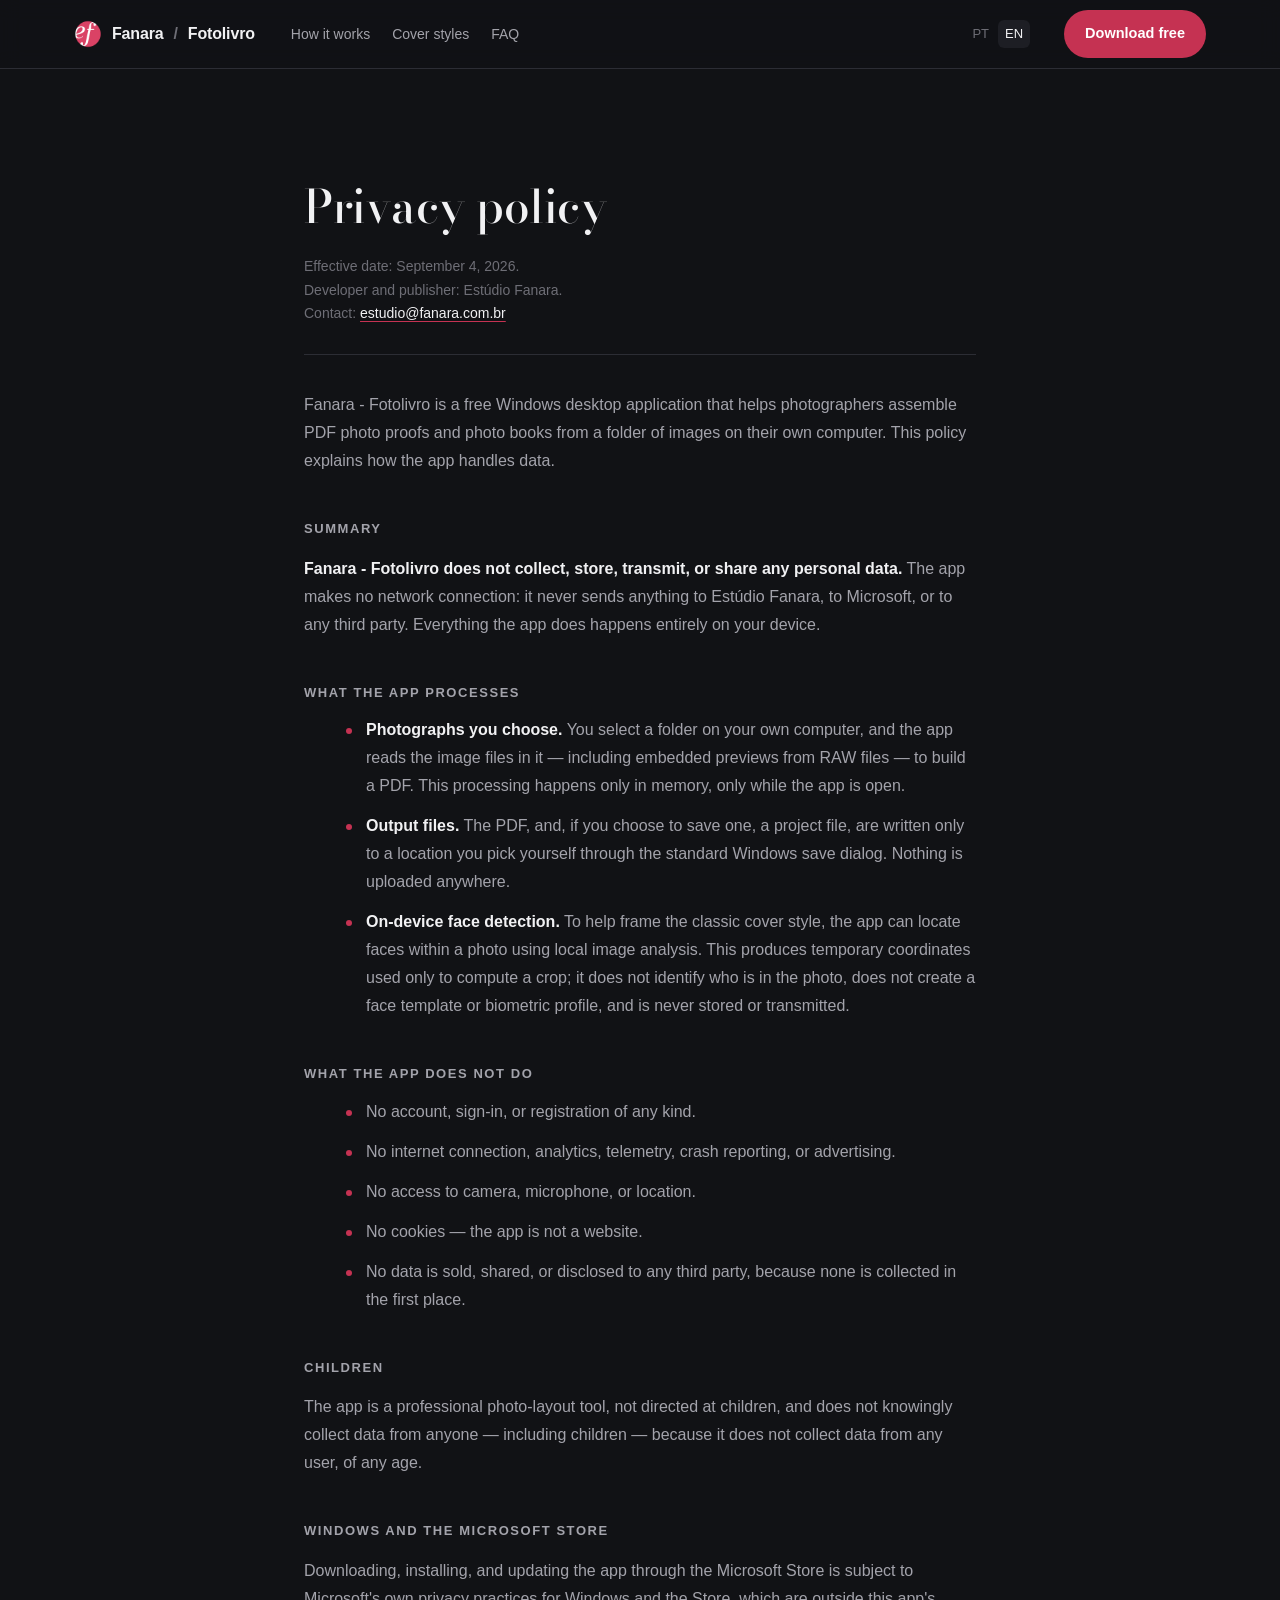
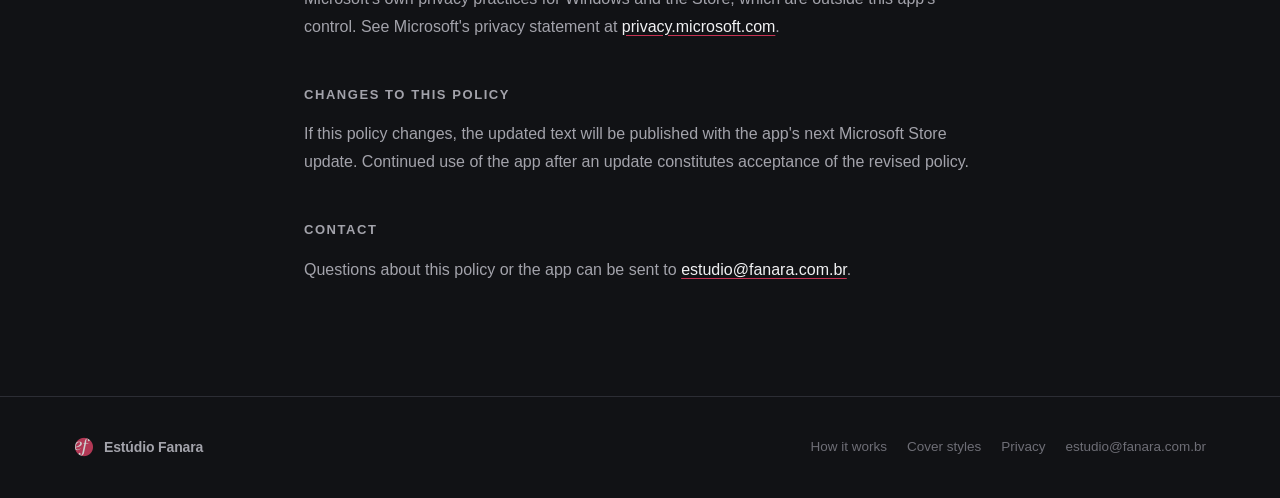
<file: site/en/privacy.html>
<!doctype html>
<html lang="en">
<head>
<meta charset="utf-8">
<meta name="viewport" content="width=device-width, initial-scale=1">
<title>Privacy policy — Fanara - Fotolivro</title>
<meta name="description" content="Fanara - Fotolivro collects, stores and transmits no data at all. The app makes no network connection: everything happens on your own computer.">
<link rel="icon" href="../assets/img/mark.png">
<link rel="alternate" hreflang="pt-BR" href="https://fotolivro.fanara.com.br/privacidade.html">
<link rel="alternate" hreflang="en" href="https://fotolivro.fanara.com.br/en/privacy.html">
<link rel="stylesheet" href="../assets/css/style.css">
</head>
<body>

<nav class="nav">
  <div class="wrap">
    <a class="brand" href="/en/">
      <img src="../assets/img/mark.png" alt="">
      Fanara <span style="color:var(--text-faint)">/</span> Fotolivro
    </a>
    <ul class="nav-links">
      <li><a href="/en/#how-it-works">How it works</a></li>
      <li><a href="/en/#covers">Cover styles</a></li>
      <li><a href="/en/#faq">FAQ</a></li>
    </ul>
    <span class="lang-switch">
      <a href="/privacidade.html">PT</a>
      <a href="/en/privacy.html" aria-current="true">EN</a>
    </span>
    <a class="btn btn-primary" href="../downloads/Fanara-Fotolivro-Windows.zip">Download free</a>
  </div>
</nav>

<main class="legal">
  <div class="wrap">
    <h1>Privacy policy</h1>
    <p class="meta">
      Effective date: September 4, 2026.<br>
      Developer and publisher: Estúdio Fanara.<br>
      Contact: <a href="mailto:estudio@fanara.com.br">estudio@fanara.com.br</a>
    </p>

    <p>Fanara - Fotolivro is a free Windows desktop application that helps photographers assemble PDF photo proofs and photo books from a folder of images on their own computer. This policy explains how the app handles data.</p>

    <h2>Summary</h2>
    <p><strong>Fanara - Fotolivro does not collect, store, transmit, or share any personal data.</strong> The app makes no network connection: it never sends anything to Estúdio Fanara, to Microsoft, or to any third party. Everything the app does happens entirely on your device.</p>

    <h2>What the app processes</h2>
    <ul>
      <li><strong>Photographs you choose.</strong> You select a folder on your own computer, and the app reads the image files in it — including embedded previews from RAW files — to build a PDF. This processing happens only in memory, only while the app is open.</li>
      <li><strong>Output files.</strong> The PDF, and, if you choose to save one, a project file, are written only to a location you pick yourself through the standard Windows save dialog. Nothing is uploaded anywhere.</li>
      <li><strong>On-device face detection.</strong> To help frame the classic cover style, the app can locate faces within a photo using local image analysis. This produces temporary coordinates used only to compute a crop; it does not identify who is in the photo, does not create a face template or biometric profile, and is never stored or transmitted.</li>
    </ul>

    <h2>What the app does not do</h2>
    <ul>
      <li>No account, sign-in, or registration of any kind.</li>
      <li>No internet connection, analytics, telemetry, crash reporting, or advertising.</li>
      <li>No access to camera, microphone, or location.</li>
      <li>No cookies — the app is not a website.</li>
      <li>No data is sold, shared, or disclosed to any third party, because none is collected in the first place.</li>
    </ul>

    <h2>Children</h2>
    <p>The app is a professional photo-layout tool, not directed at children, and does not knowingly collect data from anyone — including children — because it does not collect data from any user, of any age.</p>

    <h2>Windows and the Microsoft Store</h2>
    <p>Downloading, installing, and updating the app through the Microsoft Store is subject to Microsoft's own privacy practices for Windows and the Store, which are outside this app's control. See Microsoft's privacy statement at <a href="https://privacy.microsoft.com" rel="noopener">privacy.microsoft.com</a>.</p>

    <h2>Changes to this policy</h2>
    <p>If this policy changes, the updated text will be published with the app's next Microsoft Store update. Continued use of the app after an update constitutes acceptance of the revised policy.</p>

    <h2>Contact</h2>
    <p>Questions about this policy or the app can be sent to <a href="mailto:estudio@fanara.com.br">estudio@fanara.com.br</a>.</p>
  </div>
</main>

<footer>
  <div class="wrap">
    <span class="brand">
      <img src="../assets/img/mark.png" alt="">
      Estúdio Fanara
    </span>
    <ul class="foot-links">
      <li><a href="/en/#how-it-works">How it works</a></li>
      <li><a href="/en/#covers">Cover styles</a></li>
      <li><a href="/en/privacy.html">Privacy</a></li>
      <li><a href="mailto:estudio@fanara.com.br">estudio@fanara.com.br</a></li>
    </ul>
  </div>
</footer>

</body>
</html>
</file>
<file: site/assets/css/style.css>
/* Fanara - Fotolivro — landing page. Tokens lifted straight from the app's
   own theme.qss so the site and the product read as one thing. */

@font-face {
  font-family: "Bodoni Moda";
  src: url("../fonts/BodoniModa[opsz,wght].ttf");
  font-weight: 400 900;
  font-style: normal;
  font-display: swap;
}

:root {
  --bg: #111215;
  --panel: #191a1f;
  --panel-2: #1d1e24;
  --border: #2c2d34;
  --text: #f1f1f3;
  --text-muted: #a3a3ab;
  --text-faint: #6e6e76;
  --rose: #c53252;
  --rose-bright: #e04c6b;
  --rose-ink: #ffe6ec;

  --serif: "Bodoni Moda", Georgia, "Times New Roman", serif;
  --sans: -apple-system, BlinkMacSystemFont, "Segoe UI", Roboto, Helvetica, Arial, sans-serif;

  --max: 1180px;
  --radius: 14px;
  --radius-sm: 8px;
}

* {
  box-sizing: border-box;
}

html {
  color-scheme: dark;
  scroll-behavior: smooth;
}

body {
  margin: 0;
  background: var(--bg);
  color: var(--text);
  font-family: var(--sans);
  font-size: 16px;
  line-height: 1.5;
  -webkit-font-smoothing: antialiased;
}

img {
  max-width: 100%;
  height: auto;
  display: block;
}

a {
  color: inherit;
}

.wrap {
  max-width: var(--max);
  margin: 0 auto;
  padding: 0 24px;
}

/* ---------- nav ---------- */

.nav {
  position: sticky;
  top: 0;
  z-index: 40;
  background: rgba(17, 18, 21, 0.86);
  backdrop-filter: blur(10px);
  -webkit-backdrop-filter: blur(10px);
  border-bottom: 1px solid var(--border);
}

.nav .wrap {
  height: 68px;
  display: flex;
  align-items: center;
  gap: 28px;
}

.brand {
  display: flex;
  align-items: center;
  gap: 10px;
  font-weight: 600;
  letter-spacing: -0.01em;
  white-space: nowrap;
  text-decoration: none;
}

.brand img {
  width: 28px;
  height: 28px;
}

.nav-links {
  display: flex;
  gap: 22px;
  margin: 0 auto 0 8px;
  list-style: none;
  padding: 0;
}

.nav-links a {
  text-decoration: none;
  color: var(--text-muted);
  font-size: 14px;
  transition: color 0.15s ease;
}

.nav-links a:hover {
  color: var(--text);
}

.lang-switch {
  display: flex;
  gap: 2px;
  font-size: 13px;
  color: var(--text-faint);
}

.lang-switch a {
  text-decoration: none;
  padding: 4px 7px;
  border-radius: 6px;
}

.lang-switch a[aria-current="true"] {
  color: var(--text);
  background: var(--panel-2);
}

.nav .btn {
  margin-left: 6px;
}

.nav-toggle {
  display: none;
}

/* ---------- buttons ---------- */

.btn {
  display: inline-flex;
  align-items: center;
  gap: 8px;
  padding: 12px 20px;
  border-radius: 999px;
  font-size: 14.5px;
  font-weight: 600;
  text-decoration: none;
  border: 1px solid transparent;
  cursor: pointer;
  white-space: nowrap;
  transition: transform 0.15s ease, background 0.15s ease, border-color 0.15s ease;
}

.btn:active {
  transform: scale(0.98);
}

.btn-primary {
  background: var(--rose);
  color: #ffffff;
}

.btn-primary:hover {
  background: var(--rose-bright);
}

.btn-ghost {
  background: transparent;
  border-color: var(--border);
  color: var(--text);
}

.btn-ghost:hover {
  border-color: var(--text-faint);
}

.btn-sub {
  display: block;
  margin-top: 10px;
  font-size: 12.5px;
  color: var(--text-faint);
}

/* ---------- hero ---------- */

.hero {
  padding: 64px 0 40px;
}

.hero .wrap {
  display: grid;
  grid-template-columns: 1fr;
  gap: 40px;
  align-items: center;
}

.eyebrow {
  display: inline-flex;
  align-items: center;
  gap: 8px;
  font-size: 12px;
  letter-spacing: 0.08em;
  text-transform: uppercase;
  color: var(--rose-bright);
  margin-bottom: 18px;
}

.eyebrow .dot {
  width: 5px;
  height: 5px;
  border-radius: 50%;
  background: currentColor;
}

.hero h1 {
  font-family: var(--serif);
  font-weight: 500;
  font-size: clamp(2.1rem, 4.6vw, 3.4rem);
  line-height: 1.12;
  letter-spacing: -0.01em;
  margin: 0 0 18px;
  max-width: 15ch;
}

.hero h1 em {
  font-style: italic;
  color: var(--rose-bright);
  line-height: 1.15;
  padding-bottom: 0.06em;
  display: inline-block;
}

.hero p.lead {
  font-size: 17px;
  color: var(--text-muted);
  max-width: 46ch;
  margin: 0 0 28px;
}

.hero .cta-row {
  display: flex;
  flex-wrap: wrap;
  align-items: center;
  gap: 14px;
}

.hero-shot {
  border-radius: var(--radius);
  overflow: hidden;
  border: 1px solid var(--border);
  box-shadow: 0 30px 80px -30px rgba(0, 0, 0, 0.6);
}

.hero-shot img {
  width: 100%;
  height: auto;
}

.formats {
  display: flex;
  flex-wrap: wrap;
  gap: 8px;
  margin-top: 28px;
}

.formats span {
  font-size: 12px;
  font-family: ui-monospace, "SFMono-Regular", Consolas, monospace;
  color: var(--text-faint);
  border: 1px solid var(--border);
  border-radius: 999px;
  padding: 4px 10px;
}

/* ---------- section shell ---------- */

section {
  padding: 88px 0;
  border-top: 1px solid var(--border);
}

.section-head {
  max-width: 60ch;
  margin: 0 0 48px;
}

.section-head h2 {
  font-family: var(--serif);
  font-weight: 500;
  font-size: clamp(1.7rem, 3vw, 2.3rem);
  margin: 0 0 12px;
  letter-spacing: -0.01em;
}

.section-head p {
  color: var(--text-muted);
  font-size: 16px;
  margin: 0;
}

.section-head.center {
  margin-left: auto;
  margin-right: auto;
  text-align: center;
}

/* ---------- workflow ---------- */

.flow {
  display: grid;
  grid-template-columns: repeat(3, 1fr);
  gap: 0;
  border: 1px solid var(--border);
  border-radius: var(--radius);
  overflow: hidden;
}

.flow-step {
  padding: 32px 28px;
  border-left: 1px solid var(--border);
  position: relative;
}

.flow-step:first-child {
  border-left: none;
}

.flow-step .num {
  font-family: ui-monospace, monospace;
  font-size: 12px;
  color: var(--text-faint);
  margin-bottom: 16px;
  display: block;
}

.flow-step svg {
  width: 22px;
  height: 22px;
  color: var(--rose-bright);
  margin-bottom: 18px;
}

.flow-step h3 {
  font-size: 17px;
  margin: 0 0 10px;
  font-weight: 600;
}

.flow-step p {
  color: var(--text-muted);
  font-size: 14.5px;
  margin: 0;
}

.cycle-note {
  display: flex;
  align-items: flex-start;
  gap: 12px;
  margin-top: 24px;
  padding: 16px 20px;
  border: 1px solid var(--border);
  border-radius: var(--radius-sm);
  color: var(--text-muted);
  font-size: 14px;
}

.cycle-note strong {
  color: var(--text);
}

/* ---------- covers bento ---------- */

.covers {
  display: grid;
  grid-template-columns: 1.4fr 1fr;
  gap: 20px;
}

.covers-side {
  display: grid;
  gap: 20px;
}

.cover-card {
  border: 1px solid var(--border);
  border-radius: var(--radius);
  overflow: hidden;
  background: var(--panel);
}

.cover-card img {
  width: 100%;
  aspect-ratio: 297 / 210;
  object-fit: cover;
}

.cover-card .cap {
  padding: 16px 18px 18px;
}

.cover-card .cap .tag {
  font-size: 11px;
  letter-spacing: 0.06em;
  text-transform: uppercase;
  color: var(--rose-bright);
  margin-bottom: 6px;
  display: block;
}

.cover-card h3 {
  margin: 0 0 6px;
  font-size: 16px;
}

.cover-card p {
  margin: 0;
  font-size: 13.5px;
  color: var(--text-muted);
}

.covers-grid {
  display: grid;
  grid-template-columns: repeat(4, 1fr);
  gap: 20px;
  margin-top: 20px;
}

/* ---------- modes split ---------- */

.modes {
  display: grid;
  grid-template-columns: 1fr 1fr;
  gap: 24px;
}

.mode-card {
  border: 1px solid var(--border);
  border-radius: var(--radius);
  padding: 24px;
  background: var(--panel);
}

.mode-card img {
  border-radius: var(--radius-sm);
  border: 1px solid var(--border);
  margin-bottom: 20px;
}

.mode-card h3 {
  font-size: 18px;
  margin: 0 0 8px;
}

.mode-card p {
  color: var(--text-muted);
  font-size: 14.5px;
  margin: 0 0 16px;
}

.badges {
  display: flex;
  flex-wrap: wrap;
  gap: 8px;
}

.badge {
  font-size: 12px;
  padding: 5px 11px;
  border-radius: 999px;
  border: 1px solid var(--border);
  color: var(--text-muted);
}

.badge.on {
  border-color: var(--rose);
  color: var(--rose-ink);
  background: rgba(197, 50, 82, 0.12);
}

/* ---------- manifesto (privacy) ---------- */

.manifesto {
  text-align: center;
}

.manifesto .wrap {
  max-width: 780px;
}

.manifesto p.big {
  font-family: var(--serif);
  font-size: clamp(1.4rem, 2.6vw, 1.9rem);
  line-height: 1.4;
  margin: 0 0 20px;
}

.manifesto p.small {
  color: var(--text-muted);
  font-size: 15px;
  max-width: 56ch;
  margin: 0 auto;
}

/* ---------- faq ---------- */

.faq {
  max-width: 760px;
  margin: 0 auto;
}

.faq-item {
  border-bottom: 1px solid var(--border);
}

.faq-item summary {
  cursor: pointer;
  padding: 20px 0;
  font-size: 16px;
  font-weight: 500;
  list-style: none;
  display: flex;
  justify-content: space-between;
  align-items: center;
  gap: 16px;
}

.faq-item summary::-webkit-details-marker {
  display: none;
}

.faq-item summary .plus {
  flex: none;
  width: 20px;
  height: 20px;
  position: relative;
}

.faq-item summary .plus::before,
.faq-item summary .plus::after {
  content: "";
  position: absolute;
  background: var(--text-faint);
  transition: transform 0.2s ease;
}

.faq-item summary .plus::before {
  left: 0;
  top: 9px;
  width: 20px;
  height: 1.5px;
}

.faq-item summary .plus::after {
  left: 9px;
  top: 0;
  width: 1.5px;
  height: 20px;
}

.faq-item[open] summary .plus::after {
  transform: rotate(90deg);
  opacity: 0;
}

.faq-item p {
  margin: 0 0 22px;
  color: var(--text-muted);
  font-size: 14.5px;
  max-width: 62ch;
}

/* ---------- final cta ---------- */

.final {
  text-align: center;
  border-top: 1px solid var(--border);
}

.final h2 {
  font-family: var(--serif);
  font-size: clamp(1.8rem, 3.6vw, 2.6rem);
  font-weight: 500;
  margin: 0 0 16px;
}

.final p {
  color: var(--text-muted);
  margin: 0 0 30px;
}

/* ---------- footer ---------- */

footer {
  border-top: 1px solid var(--border);
  padding: 40px 0;
}

footer .wrap {
  display: flex;
  flex-wrap: wrap;
  justify-content: space-between;
  align-items: center;
  gap: 16px;
}

footer .brand {
  font-size: 14px;
  color: var(--text-muted);
}

footer .brand img {
  width: 20px;
  height: 20px;
  opacity: 0.8;
}

footer .foot-links {
  display: flex;
  gap: 20px;
  list-style: none;
  padding: 0;
  margin: 0;
  font-size: 13.5px;
  color: var(--text-faint);
}

footer .foot-links a {
  text-decoration: none;
}

footer .foot-links a:hover {
  color: var(--text-muted);
}

/* ---------- reveal ---------- */

.reveal {
  opacity: 0;
  transform: translateY(18px);
  transition: opacity 0.6s cubic-bezier(0.16, 1, 0.3, 1), transform 0.6s cubic-bezier(0.16, 1, 0.3, 1);
}

.reveal.in {
  opacity: 1;
  transform: none;
}

@media (prefers-reduced-motion: reduce) {
  .reveal {
    opacity: 1;
    transform: none;
    transition: none;
  }
  html {
    scroll-behavior: auto;
  }
}

/* ---------- responsive ---------- */

@media (min-width: 900px) {
  .hero .wrap {
    grid-template-columns: 1fr 1fr;
  }
}

@media (max-width: 899px) {
  .nav-links {
    display: none;
  }
  .covers {
    grid-template-columns: 1fr;
  }
  .covers-side {
    grid-template-columns: 1fr 1fr;
  }
  .covers-grid {
    grid-template-columns: 1fr 1fr;
  }
}

@media (max-width: 720px) {
  .flow {
    grid-template-columns: 1fr;
  }
  .flow-step {
    border-left: none;
    border-top: 1px solid var(--border);
  }
  .flow-step:first-child {
    border-top: none;
  }
  .modes {
    grid-template-columns: 1fr;
  }
  .covers-side {
    grid-template-columns: 1fr;
  }
  .covers-grid {
    grid-template-columns: 1fr;
  }
  section {
    padding: 56px 0;
  }
  .hero {
    padding: 40px 0 24px;
  }
  footer .wrap {
    flex-direction: column;
    align-items: flex-start;
  }
}

/* ---------- páginas legais ---------- */

.legal {
  padding: 72px 0 96px;
}

.legal .wrap {
  max-width: 720px;
}

.legal h1 {
  font-family: var(--serif);
  font-size: clamp(32px, 5vw, 46px);
  font-weight: 500;
  letter-spacing: -0.01em;
  margin-bottom: 12px;
}

.legal .meta {
  color: var(--text-faint);
  font-size: 14px;
  line-height: 1.7;
  padding-bottom: 28px;
  margin-bottom: 36px;
  border-bottom: 1px solid var(--border);
}

.legal h2 {
  font-size: 13px;
  font-weight: 600;
  letter-spacing: 0.12em;
  text-transform: uppercase;
  color: var(--text-muted);
  margin: 44px 0 14px;
}

.legal p,
.legal li {
  color: var(--text-muted);
  font-size: 16px;
  line-height: 1.75;
}

.legal p + p {
  margin-top: 14px;
}

.legal ul {
  list-style: none;
  margin-top: 14px;
}

.legal li {
  position: relative;
  padding-left: 22px;
}

.legal li + li {
  margin-top: 12px;
}

.legal li::before {
  content: "";
  position: absolute;
  left: 2px;
  top: 12px;
  width: 6px;
  height: 6px;
  border-radius: 50%;
  background: var(--rose);
}

.legal strong {
  color: var(--text);
  font-weight: 600;
}

.legal a {
  color: var(--text);
  text-decoration: underline;
  text-underline-offset: 3px;
  text-decoration-color: var(--rose);
}
</file>
